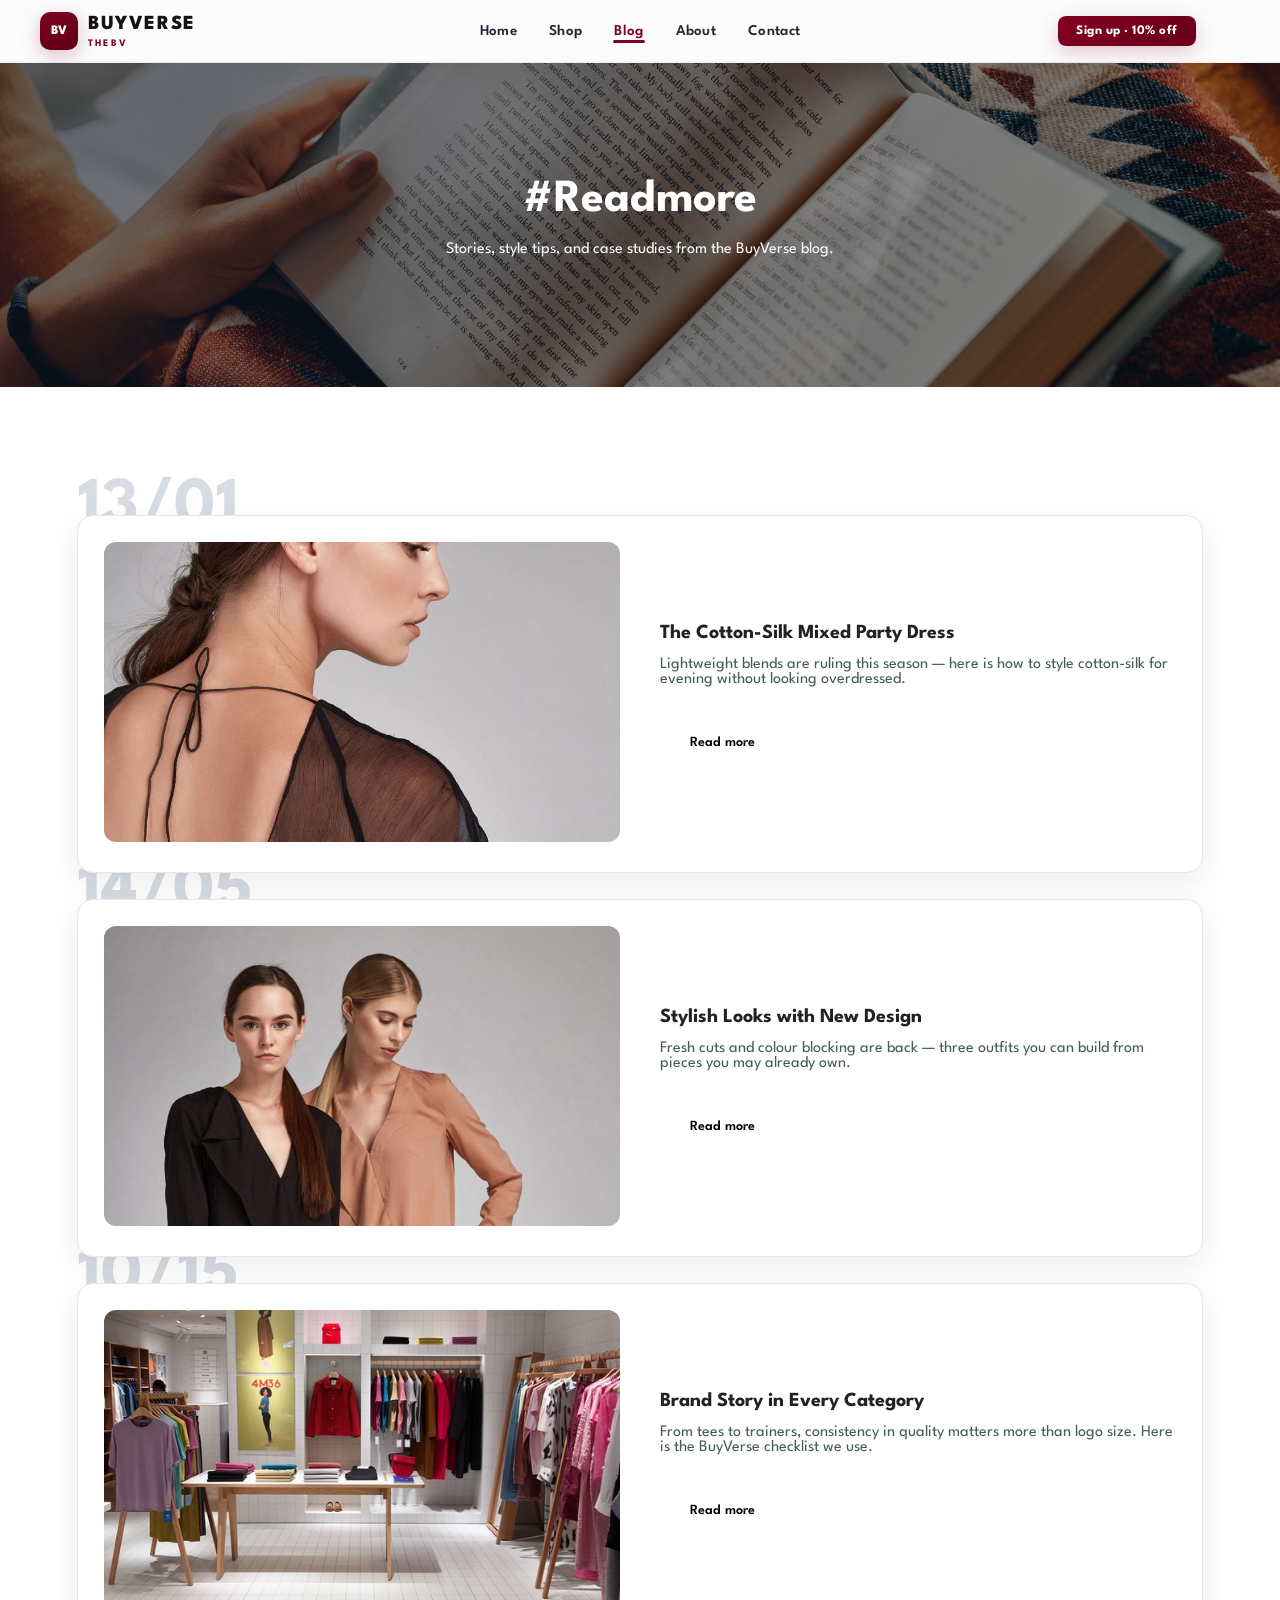
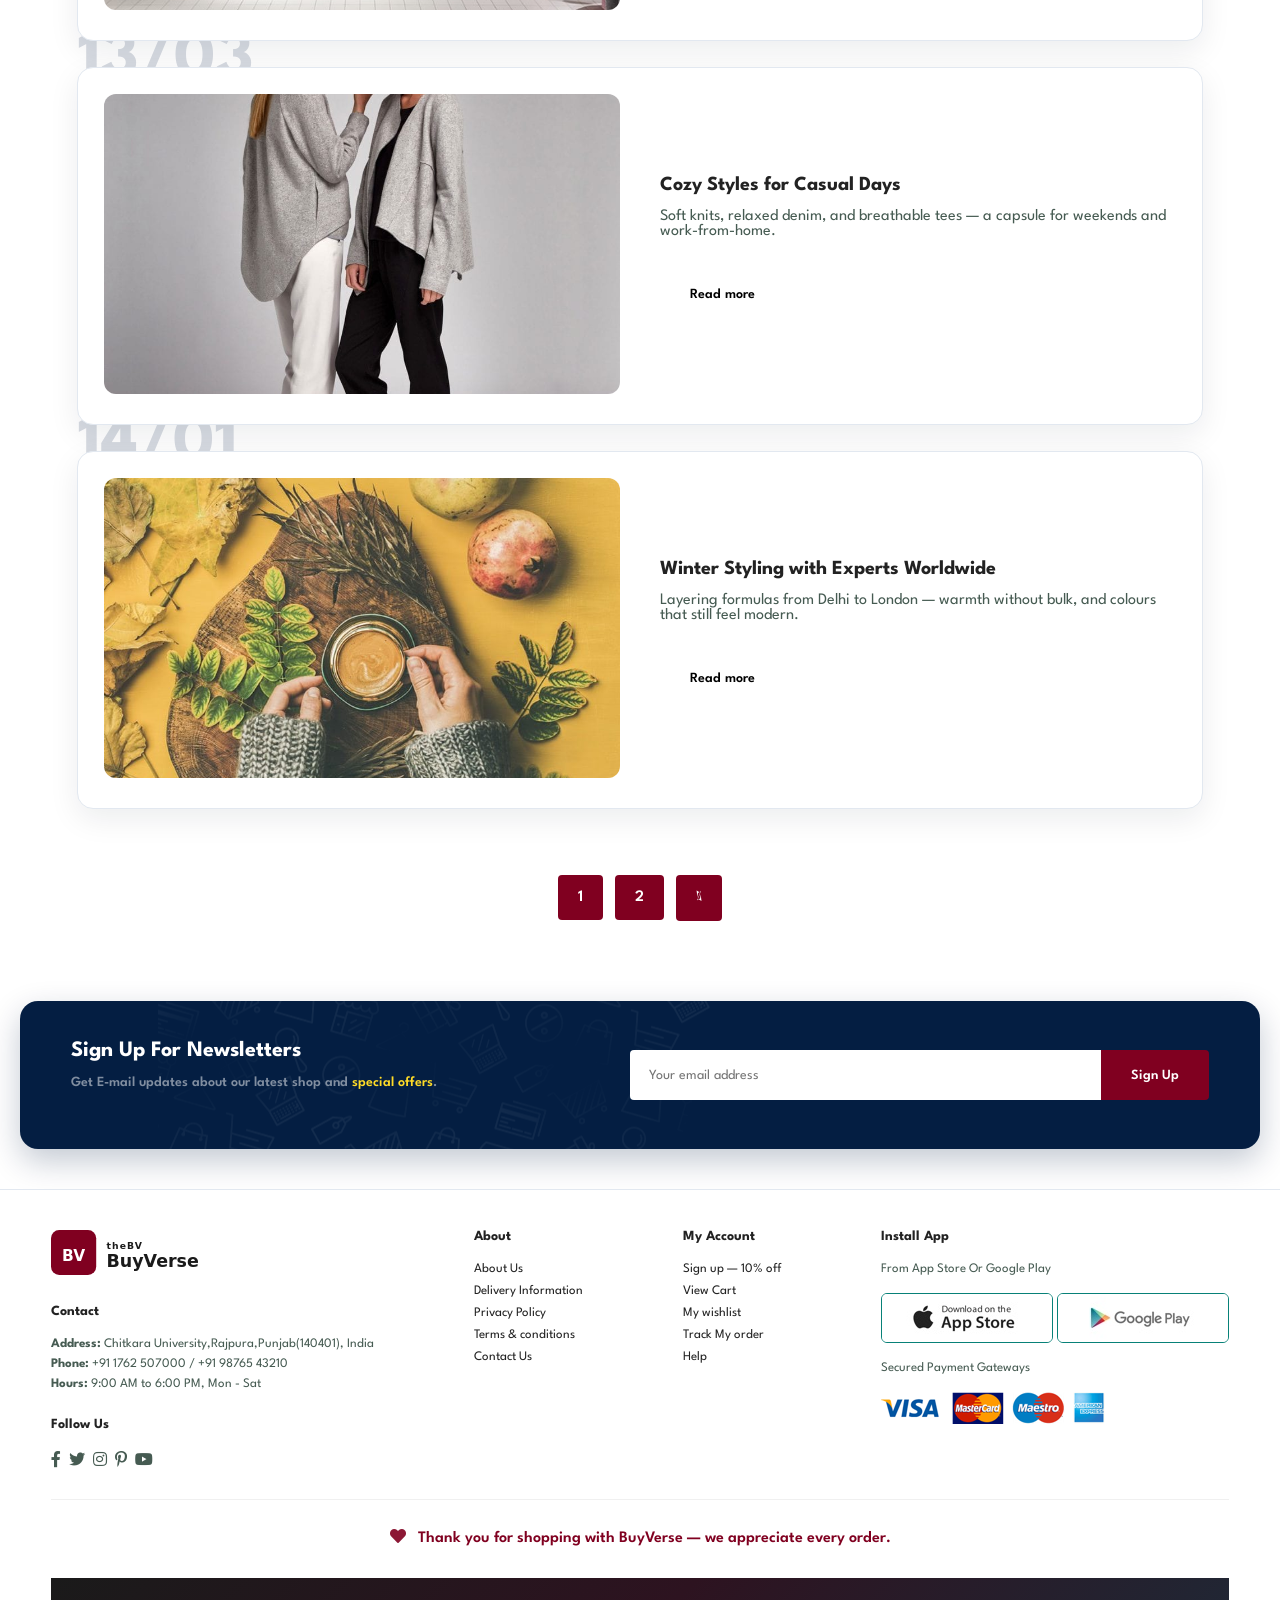
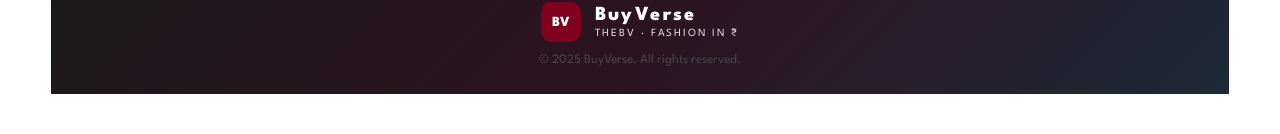
<file: blog.html>
<!DOCTYPE html>
<html lang="en" >

    <head>
        <meta charset="UTF-8" >
        <meta http-equiv="X-UA-Compatible" content="IE=edge" >
        <meta name="viewport" content="width=device-width, initial-scale=1.0" >
        <link rel="stylesheet"  href="style.css" >
        <link rel="stylesheet" href="//pro.fontawesome.com/releases/v5.10.0/css/all.css">
        <title>Blog — BuyVerse</title>
    </head>

    <body>
        <section id="header">
            <div class="header-inner">
                <div class="header-left">
                    <a href="index.html" class="nav-brand" aria-label="BuyVerse Home">
                        <span class="nav-bv" aria-hidden="true">BV</span>
                        <span class="nav-brand-text">
                            <span class="nav-brand-name">BuyVerse</span>
                            <span class="nav-brand-tag">theBV</span>
                        </span>
                    </a>
                    <p class="nav-welcome" id="nav-welcome" hidden>
                        <span class="nav-welcome-muted">Welcome back,</span>
                        <strong class="nav-welcome-name" id="nav-welcome-name"></strong>
                    </p>
                </div>
                <nav class="header-nav-center" aria-label="Primary">
                    <ul id="navbar">
                        <li class="nav-item-close"><a href="#" id="close" aria-label="Close menu"><i class="far fa-times"></i></a></li>
                        <li><a href="index.html">Home</a></li>
                        <li><a href="shop.html">Shop</a></li>
                        <li><a class="active" href="blog.html">Blog</a></li>
                        <li><a href="about.html">About</a></li>
                        <li><a href="contact.html">Contact</a></li>
                        <li class="nav-item-mobile-only"><a href="signup.html">Sign up · 10% off</a></li>
                    </ul>
                </nav>
                <div class="header-right">
                    <a href="signup.html" class="header-signup-desktop">Sign up · 10% off</a>
                    <div id="lg-bag"><a href="cart.html" aria-label="Shopping bag"><i class="far fa-shopping-bag"></i><span class="cart-count"></span></a></div>
                    <div id="mobile">
                        <a href="cart.html" aria-label="Cart"><i class="far fa-shopping-bag"></i><span class="cart-count"></span></a>
                        <i id="bar" class="fas fa-outdent" aria-hidden="true"></i>
                    </div>
                </div>
            </div>
        </section>

        <section id="page-header" class="blog-header">
           
            <h2>#Readmore</h2>
            <p>Stories, style tips, and case studies from the BuyVerse blog.</p>
           
        </section>

        <section id="blog">
            <div class="blog-box">
                <div class="blog-img">
                    <img src="blog/b1.jpg" alt="">
                </div>
                <div class="blog-details">
                    <h4>The Cotton-Silk Mixed Party Dress</h4>
                    <p>Lightweight blends are ruling this season — here is how to style cotton-silk for evening without looking overdressed.</p>
                    <div class="blog-expand">
                        <p>We tested twelve drapes under warm lighting and found that matte finishes photograph best for events. Pair with minimal jewellery and a single statement shoe.</p>
                        <ul class="blog-expand-list">
                            <li>Care: dry clean only; steam on low.</li>
                            <li>Fit tip: size up if you prefer a relaxed silhouette.</li>
                            <li>BuyVerse pick: neutral tones for maximum rewears.</li>
                        </ul>
                    </div>
                    <button type="button" class="blog-toggle normal" aria-expanded="false">Read more</button>
                </div>
                <h1>13/01</h1>
            </div>
            <div class="blog-box">
                <div class="blog-img">
                    <img src="blog/b2.jpg" alt="">
                </div>
                <div class="blog-details">
                    <h4>Stylish Looks with New Design</h4>
                    <p>Fresh cuts and colour blocking are back — three outfits you can build from pieces you may already own.</p>
                    <div class="blog-expand">
                        <p>Start with a crisp shirt, add contrast trousers, and anchor with white sneakers. Layer with a structured jacket when temperatures drop.</p>
                        <p>Our design team notes that vertical lines elongate the frame; try pinstripes or seam detail on shirts for an easy win.</p>
                    </div>
                    <button type="button" class="blog-toggle normal" aria-expanded="false">Read more</button>
                </div>
                <h1>14/05</h1>
            </div>
            <div class="blog-box">
                <div class="blog-img">
                    <img src="blog/b3.jpg" alt="">
                </div>
                <div class="blog-details">
                    <h4>Brand Story in Every Category</h4>
                    <p>From tees to trainers, consistency in quality matters more than logo size. Here is the BuyVerse checklist we use.</p>
                    <div class="blog-expand">
                        <p>We look at stitch density, fabric weight, and how a garment behaves after five washes. Brands that pass get a “theBV verified” note in our shop filters (coming soon).</p>
                        <p>Returns data also feeds our rankings — fewer returns usually means better true-to-size grading.</p>
                    </div>
                    <button type="button" class="blog-toggle normal" aria-expanded="false">Read more</button>
                </div>
                <h1>10/15</h1>
            </div>
            <div class="blog-box">
                <div class="blog-img">
                    <img src="blog/b4.jpg" alt="">
                </div>
                <div class="blog-details">
                    <h4>Cozy Styles for Casual Days</h4>
                    <p>Soft knits, relaxed denim, and breathable tees — a capsule for weekends and work-from-home.</p>
                    <div class="blog-expand">
                        <p>Rotate three neutral tees, two pairs of jeans, and one overshirt. Add loafers or clean sneakers depending on your plans.</p>
                        <p>Fabric tip: cotton-modal blends resist pilling longer than pure cotton at the same price point.</p>
                    </div>
                    <button type="button" class="blog-toggle normal" aria-expanded="false">Read more</button>
                </div>
                <h1>13/03</h1>
            </div>
            <div class="blog-box">
                <div class="blog-img">
                    <img src="blog/b6.jpg" alt="">
                </div>
                <div class="blog-details">
                    <h4>Winter Styling with Experts Worldwide</h4>
                    <p>Layering formulas from Delhi to London — warmth without bulk, and colours that still feel modern.</p>
                    <div class="blog-expand">
                        <p>Thin merino base + fleece mid + windproof shell beats one heavy coat for variable days. Scarves in wool-silk mix reduce itch around the neck.</p>
                        <p>Footwear: treat leather before the first wear; use cedar shoe trees to hold shape between seasons.</p>
                    </div>
                    <button type="button" class="blog-toggle normal" aria-expanded="false">Read more</button>
                </div>
                <h1>14/01</h1>
            </div>
        </section>

        <section id="pagination" class="section-p1">
            <a href="#">1</a>
            <a href="#">2</a>
            <a href="#"><i class="fal fa-long-arrow-alt-right"></i></a>
        </section>

        <section id="newsletter" class="section-p1 section-m1">
          <div class="newstext">
             <h4>Sign Up For Newsletters</h4>
             <p>Get E-mail updates about our latest shop and <span>special offers</span>.</p>
          </div>

          <div class="form">
            <input type="text" placeholder="Your email address">
            <button class="normal">Sign Up</button>
          </div>
        </section>

        <footer class="section-p1">
            <div class="col">
               <img class="logo" src="logo.svg" alt="logo">
               <h4>Contact</h4>
               <p> <strong>Address:</strong> Chitkara University,Rajpura,Punjab(140401), India</p>
               <p> <strong>Phone:</strong> +91 1762 507000 / +91 98765 43210</p>
               <p> <strong>Hours:</strong> 9:00 AM to 6:00 PM, Mon - Sat</p>
               <div class="follow">
                <h4>Follow Us</h4>
                 <div class="icon">
                    <i class="fab fa-facebook-f"></i>
                    <i class="fab fa-twitter"></i>
                    <i class="fab fa-instagram"></i>
                    <i class="fab fa-pinterest-p"></i>
                    <i class="fab fa-youtube"></i>
                 </div>
               </div>
            </div>

            <div class="col">
                <h4>About</h4>
                <a href="about.html">About Us</a>
                <a href="#">Delivery Information</a>
                <a href="#">Privacy Policy</a>
                <a href="#">Terms & conditions</a>
                <a href="contact.html">Contact Us</a>
            </div>

            <div class="col">
                <h4>My Account</h4>
                <a href="signup.html">Sign up — 10% off</a>
                <a href="cart.html">View Cart</a>
                <a href="#">My wishlist</a>
                <a href="#">Track My order</a>
                <a href="#">Help</a>
            </div>

            <div class="col install">
               <h4>Install App</h4>
               <p>From App Store Or Google Play</p>
               <div class="row">
                <img src="pay/app.jpg" alt="">
                <img src="pay/play.jpg" alt="">
               </div>
               <p>Secured Payment Gateways</p>
               <img src="pay/pay.png" alt="">
            </div>

            <div class="footer-thanks">
                <p><i class="fas fa-heart" aria-hidden="true"></i> Thank you for shopping with BuyVerse — we appreciate every order.</p>
            </div>
            <div class="footer-brand-bar">
                <div class="footer-brand-bar-inner">
                    <span class="footer-bv-mark" aria-hidden="true">BV</span>
                    <div class="footer-brand-text">
                        <strong class="footer-brand-title">BuyVerse</strong>
                        <span class="footer-brand-sub">theBV · Fashion in ₹</span>
                    </div>
                </div>
                <p class="footer-copy-line">© 2025 BuyVerse. All rights reserved.</p>
            </div>
        </footer>

        <script src="index.js"></script>
        <script src="cart.js"></script>
        <script src="blog.js"></script>
    </body>
</html>
</file>
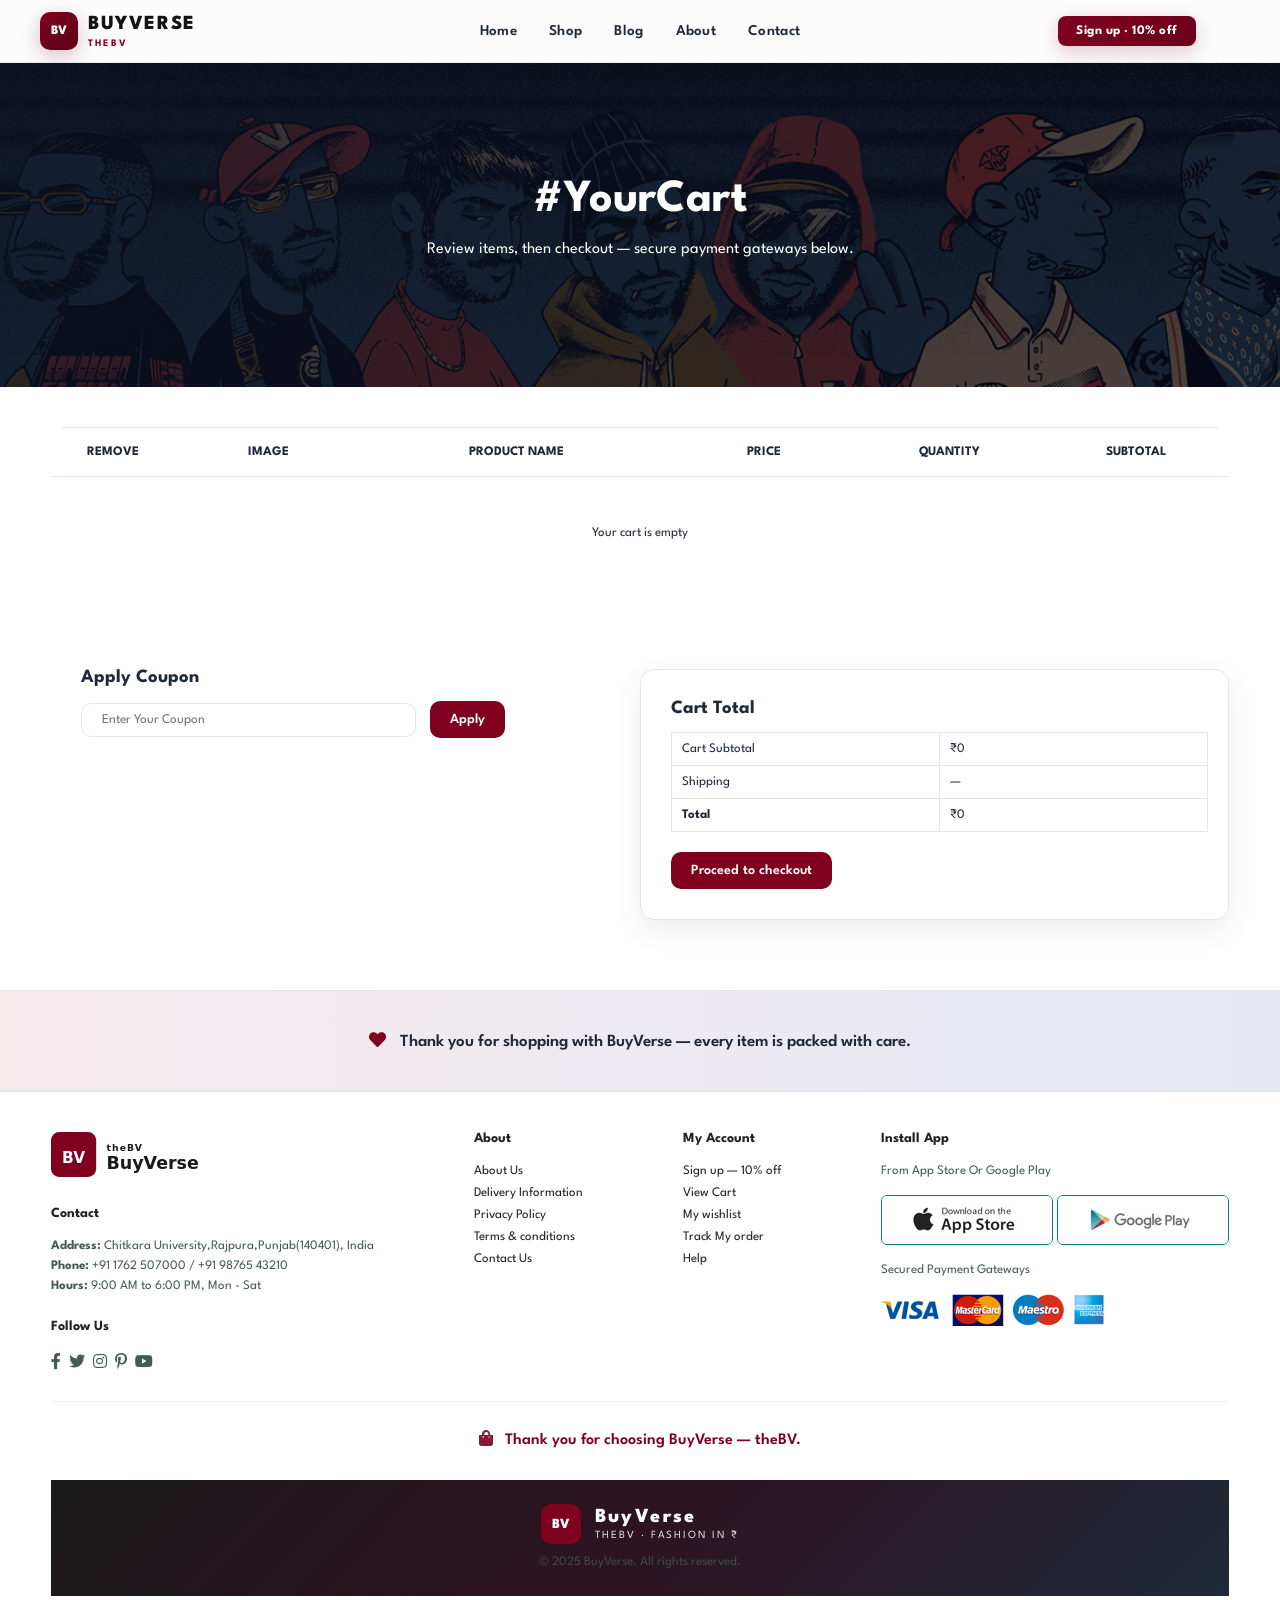
<file: cart.html>
<!DOCTYPE html>
<html lang="en" >

    <head>
        <meta charset="UTF-8" >
        <meta http-equiv="X-UA-Compatible" content="IE=edge" >
        <meta name="viewport" content="width=device-width, initial-scale=1.0" >
        <link rel="stylesheet"  href="style.css" >
        <link rel="stylesheet" href="//pro.fontawesome.com/releases/v5.10.0/css/all.css">
        <title>Cart — BuyVerse</title>
    </head>

    <body>
        <section id="header">
            <div class="header-inner">
                <div class="header-left">
                    <a href="index.html" class="nav-brand" aria-label="BuyVerse Home">
                        <span class="nav-bv" aria-hidden="true">BV</span>
                        <span class="nav-brand-text">
                            <span class="nav-brand-name">BuyVerse</span>
                            <span class="nav-brand-tag">theBV</span>
                        </span>
                    </a>
                    <p class="nav-welcome" id="nav-welcome" hidden>
                        <span class="nav-welcome-muted">Welcome back,</span>
                        <strong class="nav-welcome-name" id="nav-welcome-name"></strong>
                    </p>
                </div>
                <nav class="header-nav-center" aria-label="Primary">
                    <ul id="navbar">
                        <li class="nav-item-close"><a href="#" id="close" aria-label="Close menu"><i class="far fa-times"></i></a></li>
                        <li><a href="index.html">Home</a></li>
                        <li><a href="shop.html">Shop</a></li>
                        <li><a href="blog.html">Blog</a></li>
                        <li><a href="about.html">About</a></li>
                        <li><a href="contact.html">Contact</a></li>
                        <li class="nav-item-mobile-only"><a href="signup.html">Sign up · 10% off</a></li>
                    </ul>
                </nav>
                <div class="header-right">
                    <a href="signup.html" class="header-signup-desktop">Sign up · 10% off</a>
                    <div id="lg-bag"><a class="active" href="cart.html" aria-label="Shopping bag"><i class="far fa-shopping-bag"></i><span class="cart-count"></span></a></div>
                    <div id="mobile">
                        <a class="active" href="cart.html" aria-label="Cart"><i class="far fa-shopping-bag"></i><span class="cart-count"></span></a>
                        <i id="bar" class="fas fa-outdent" aria-hidden="true"></i>
                    </div>
                </div>
            </div>
        </section>

        <section id="page-header" class="cart-header">
            <h2>#YourCart</h2>
            <p>Review items, then checkout — secure payment gateways below.</p>
        </section>

        <section id="cart" class="section-p1">
            <table width="100%">
                <thead>
                    <tr>
                        <td>Remove</td>
                        <td>Image</td>
                        <td>Product Name</td>
                        <td>Price</td>
                        <td>Quantity</td>
                        <td>Subtotal</td>
                    </tr>
                </thead>
                <tbody></tbody>
            </table>
        </section>

        <section id="cart-add" class="section-p1">
            <div id="coupon">
                <h3>Apply Coupon</h3>
                <div>
                    <input type="text" placeholder="Enter Your Coupon">
                    <button class="normal">Apply</button>
                </div>
            </div>

            <div id="subtotal">
                <h3>Cart Total</h3>
                <table>
                    <tr>
                        <td>Cart Subtotal</td>
                        <td>₹0</td>
                    </tr>
                    <tr>
                        <td>Shipping</td>
                        <td>—</td>
                    </tr>
                    <tr>
                        <td><strong>Total</strong></td>
                        <td><strong>₹0</strong></td>
                    </tr>
                </table>
                <button type="button" class="normal" id="btn-checkout">Proceed to checkout</button>
            </div>
        </section>

        <section id="checkout-payment" class="checkout-payment section-p1" hidden>
            <div class="checkout-payment-inner">
                <h3>Checkout &amp; payment</h3>
                <p class="checkout-lead">Select how you would like to pay. This is a demo flow — no real charge is made.</p>

                <div class="checkout-shipping">
                    <h4>Delivery details</h4>
                    <div class="checkout-grid">
                        <input type="text" placeholder="Full name" aria-label="Full name">
                        <input type="tel" placeholder="Phone" aria-label="Phone">
                        <input type="text" class="checkout-full" placeholder="Street address" aria-label="Address">
                        <input type="text" placeholder="City" aria-label="City">
                        <input type="text" placeholder="PIN code" aria-label="PIN code">
                    </div>
                </div>

                <div class="checkout-methods">
                    <h4>Payment method</h4>
                    <label class="pay-option"><input type="radio" name="pay-method" value="upi" checked> UPI / QR</label>
                    <label class="pay-option"><input type="radio" name="pay-method" value="card"> Credit / Debit card</label>
                    <label class="pay-option"><input type="radio" name="pay-method" value="netbank"> Net banking</label>
                    <label class="pay-option"><input type="radio" name="pay-method" value="cod"> Cash on delivery</label>
                </div>

                <p class="checkout-gateways-label">Secured payment partners</p>
                <div class="checkout-gateways">
                    <img src="pay/pay.png" alt="Visa, Mastercard, RuPay, PayPal and other payment methods">
                </div>

                <button type="button" class="normal" id="btn-complete-order">Complete order &amp; pay</button>
            </div>
        </section>

        <section class="cart-thank-strip section-p1" aria-label="Thank you">
            <p><i class="fas fa-heart" aria-hidden="true"></i> Thank you for shopping with BuyVerse — every item is packed with care.</p>
        </section>

        <footer class="section-p1">
            <div class="col">
               <img class="logo" src="logo.svg" alt="logo">
               <h4>Contact</h4>
              <p> <strong>Address:</strong> Chitkara University,Rajpura,Punjab(140401), India</p>
               <p> <strong>Phone:</strong> +91 1762 507000 / +91 98765 43210</p>
               <p> <strong>Hours:</strong> 9:00 AM to 6:00 PM, Mon - Sat</p>
               <div class="follow">
                <h4>Follow Us</h4>
                 <div class="icon">
                    <i class="fab fa-facebook-f"></i>
                    <i class="fab fa-twitter"></i>
                    <i class="fab fa-instagram"></i>
                    <i class="fab fa-pinterest-p"></i>
                    <i class="fab fa-youtube"></i>
                 </div>
               </div>
            </div>

            <div class="col">
                <h4>About</h4>
                <a href="#">About Us</a>
                <a href="#">Delivery Information</a>
                <a href="#">Privacy Policy</a>
                <a href="#">Terms & conditions</a>
                <a href="#">Contact Us</a>
            </div>

            <div class="col">
                <h4>My Account</h4>
                <a href="signup.html">Sign up — 10% off</a>
                <a href="cart.html">View Cart</a>
                <a href="#">My wishlist</a>
                <a href="#">Track My order</a>
                <a href="#">Help</a>
            </div>

            <div class="col install">
               <h4>Install App</h4>
               <p>From App Store Or Google Play</p>
               <div class="row">
                <img src="pay/app.jpg" alt="">
                <img src="pay/play.jpg" alt="">
               </div>
               <p>Secured Payment Gateways</p>
               <img src="pay/pay.png" alt="">
            </div>

            <div class="footer-thanks">
                <p><i class="fas fa-shopping-bag" aria-hidden="true"></i> Thank you for choosing BuyVerse — theBV.</p>
            </div>
            <div class="footer-brand-bar">
                <div class="footer-brand-bar-inner">
                    <span class="footer-bv-mark" aria-hidden="true">BV</span>
                    <div class="footer-brand-text">
                        <strong class="footer-brand-title">BuyVerse</strong>
                        <span class="footer-brand-sub">theBV · Fashion in ₹</span>
                    </div>
                </div>
                <p class="footer-copy-line">© 2025 BuyVerse. All rights reserved.</p>
            </div>
        </footer>

        <script src="index.js"></script>
        <script src="cart.js"></script>
    </body>
</html>
</file>
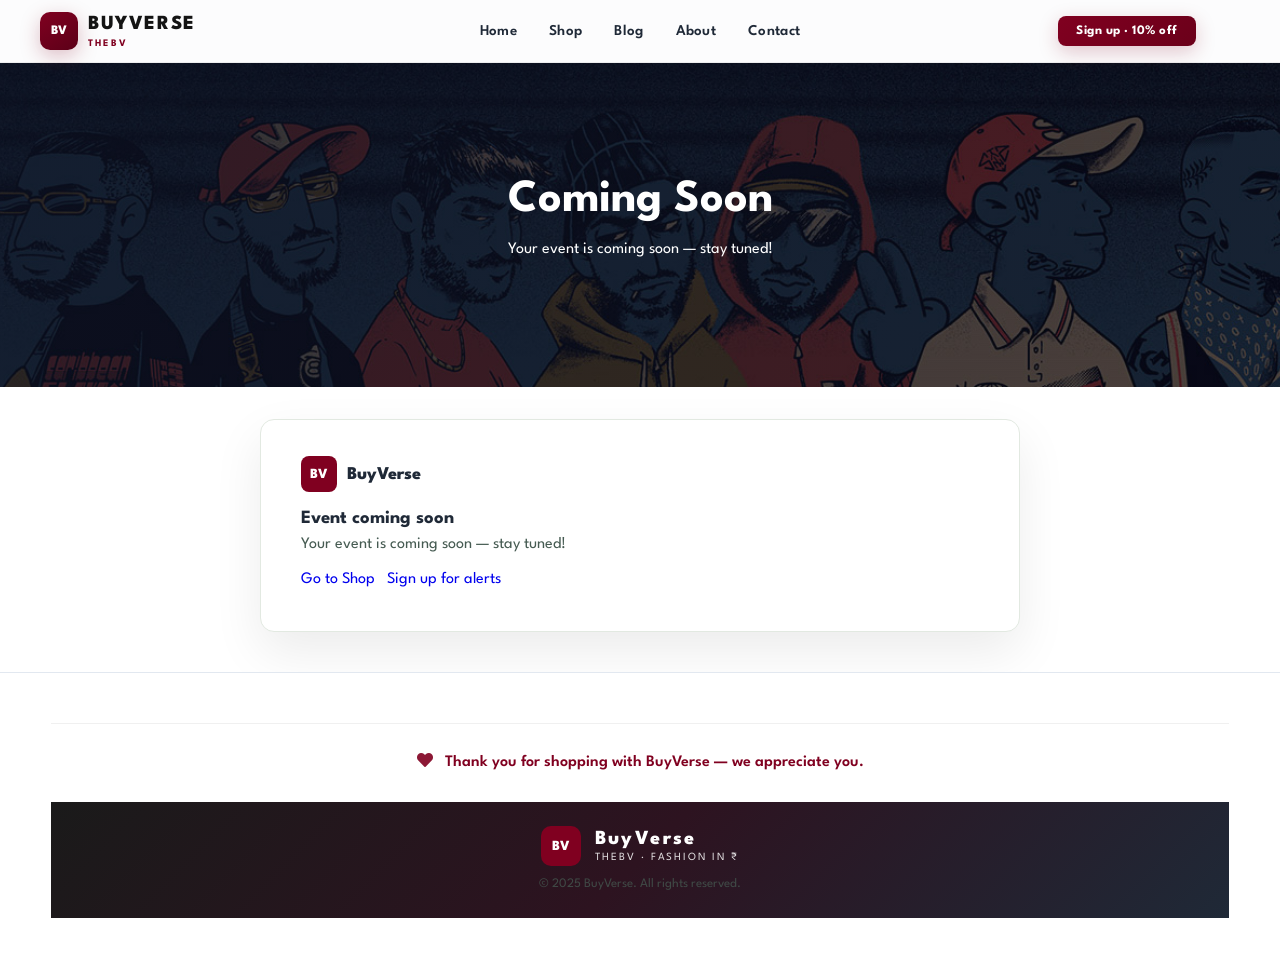
<file: coming-soon.html>
<!DOCTYPE html>
<html lang="en">
  <head>
    <meta charset="UTF-8" />
    <meta http-equiv="X-UA-Compatible" content="IE=edge" />
    <meta name="viewport" content="width=device-width, initial-scale=1.0" />
    <link rel="stylesheet" href="style.css" />
    <link rel="stylesheet" href="//pro.fontawesome.com/releases/v5.10.0/css/all.css" />
    <title>Coming soon — BuyVerse</title>
  </head>
  <body>
    <section id="header">
      <div class="header-inner">
        <div class="header-left">
          <a href="index.html" class="nav-brand" aria-label="BuyVerse Home">
            <span class="nav-bv" aria-hidden="true">BV</span>
            <span class="nav-brand-text">
              <span class="nav-brand-name">BuyVerse</span>
              <span class="nav-brand-tag">theBV</span>
            </span>
          </a>
        </div>

        <nav class="header-nav-center" aria-label="Primary">
          <ul id="navbar">
            <li class="nav-item-close">
              <a href="#" id="close" aria-label="Close menu"><i class="far fa-times"></i></a>
            </li>
            <li><a href="index.html">Home</a></li>
            <li><a href="shop.html">Shop</a></li>
            <li><a href="blog.html">Blog</a></li>
            <li><a href="about.html">About</a></li>
            <li><a href="contact.html">Contact</a></li>
            <li class="nav-item-mobile-only"><a href="signup.html">Sign up · 10% off</a></li>
          </ul>
        </nav>

        <div class="header-right">
          <a href="signup.html" class="header-signup-desktop">Sign up · 10% off</a>
          <div id="lg-bag">
            <a href="cart.html" aria-label="Shopping bag"><i class="far fa-shopping-bag"></i><span class="cart-count"></span></a>
          </div>
          <div id="mobile">
            <a href="cart.html" aria-label="Cart"><i class="far fa-shopping-bag"></i><span class="cart-count"></span></a>
            <i id="bar" class="fas fa-outdent" aria-hidden="true"></i>
          </div>
        </div>
      </div>
    </section>

    <section id="page-header">
      <h2 id="coming-title">Coming Soon</h2>
      <p id="coming-desc">Your event is getting ready. Check back soon.</p>
    </section>

    <section class="section-p1" style="padding-top: 32px;">
      <div class="signup-card" style="max-width: 760px; margin: 0 auto;">
        <div class="signup-badge"><span class="signup-bv">BV</span> BuyVerse</div>
        <h3 style="margin-top: 18px;">Event coming soon</h3>
        <p style="margin-top: 10px;" id="coming-body">We will announce the full details shortly.</p>
        <div style="display: flex; gap: 12px; flex-wrap: wrap; margin-top: 18px;">
          <a href="shop.html" class="normal" style="text-decoration: none; display: inline-block;">Go to Shop</a>
          <a href="signup.html" class="white" style="text-decoration: none; display: inline-block;">Sign up for alerts</a>
        </div>
      </div>
    </section>

    <footer class="section-p1">
      <div class="footer-thanks">
        <p><i class="fas fa-heart" aria-hidden="true"></i> Thank you for shopping with BuyVerse — we appreciate you.</p>
      </div>
      <div class="footer-brand-bar">
        <div class="footer-brand-bar-inner">
          <span class="footer-bv-mark" aria-hidden="true">BV</span>
          <div class="footer-brand-text">
            <strong class="footer-brand-title">BuyVerse</strong>
            <span class="footer-brand-sub">theBV · Fashion in ₹</span>
          </div>
        </div>
        <p class="footer-copy-line">© 2025 BuyVerse. All rights reserved.</p>
      </div>
    </footer>

    <script>
      (function () {
        const params = new URLSearchParams(window.location.search);
        const event = (params.get("event") || "event").toLowerCase();

        const titleMap = {
          buy2get1: "Buy 2 Get 1 Free",
          newcollection: "New Collection",
          "new-collection": "New Collection",
        };

        const title = titleMap[event] || "Coming Soon";
        const desc =
          event === "buy2get1"
            ? "Buy 2 items, get 1 free — details coming soon."
            : event === "newcollection"
              ? "Fresh drops are on the way — new collection coming soon."
              : "Your event is coming soon — stay tuned!";

        document.getElementById("coming-title").textContent = title;
        document.getElementById("coming-desc").textContent = desc;
        document.getElementById("coming-body").textContent = desc;
      })();
    </script>

    <script src="index.js"></script>
    <script src="cart.js"></script>
  </body>
</html>
</file>
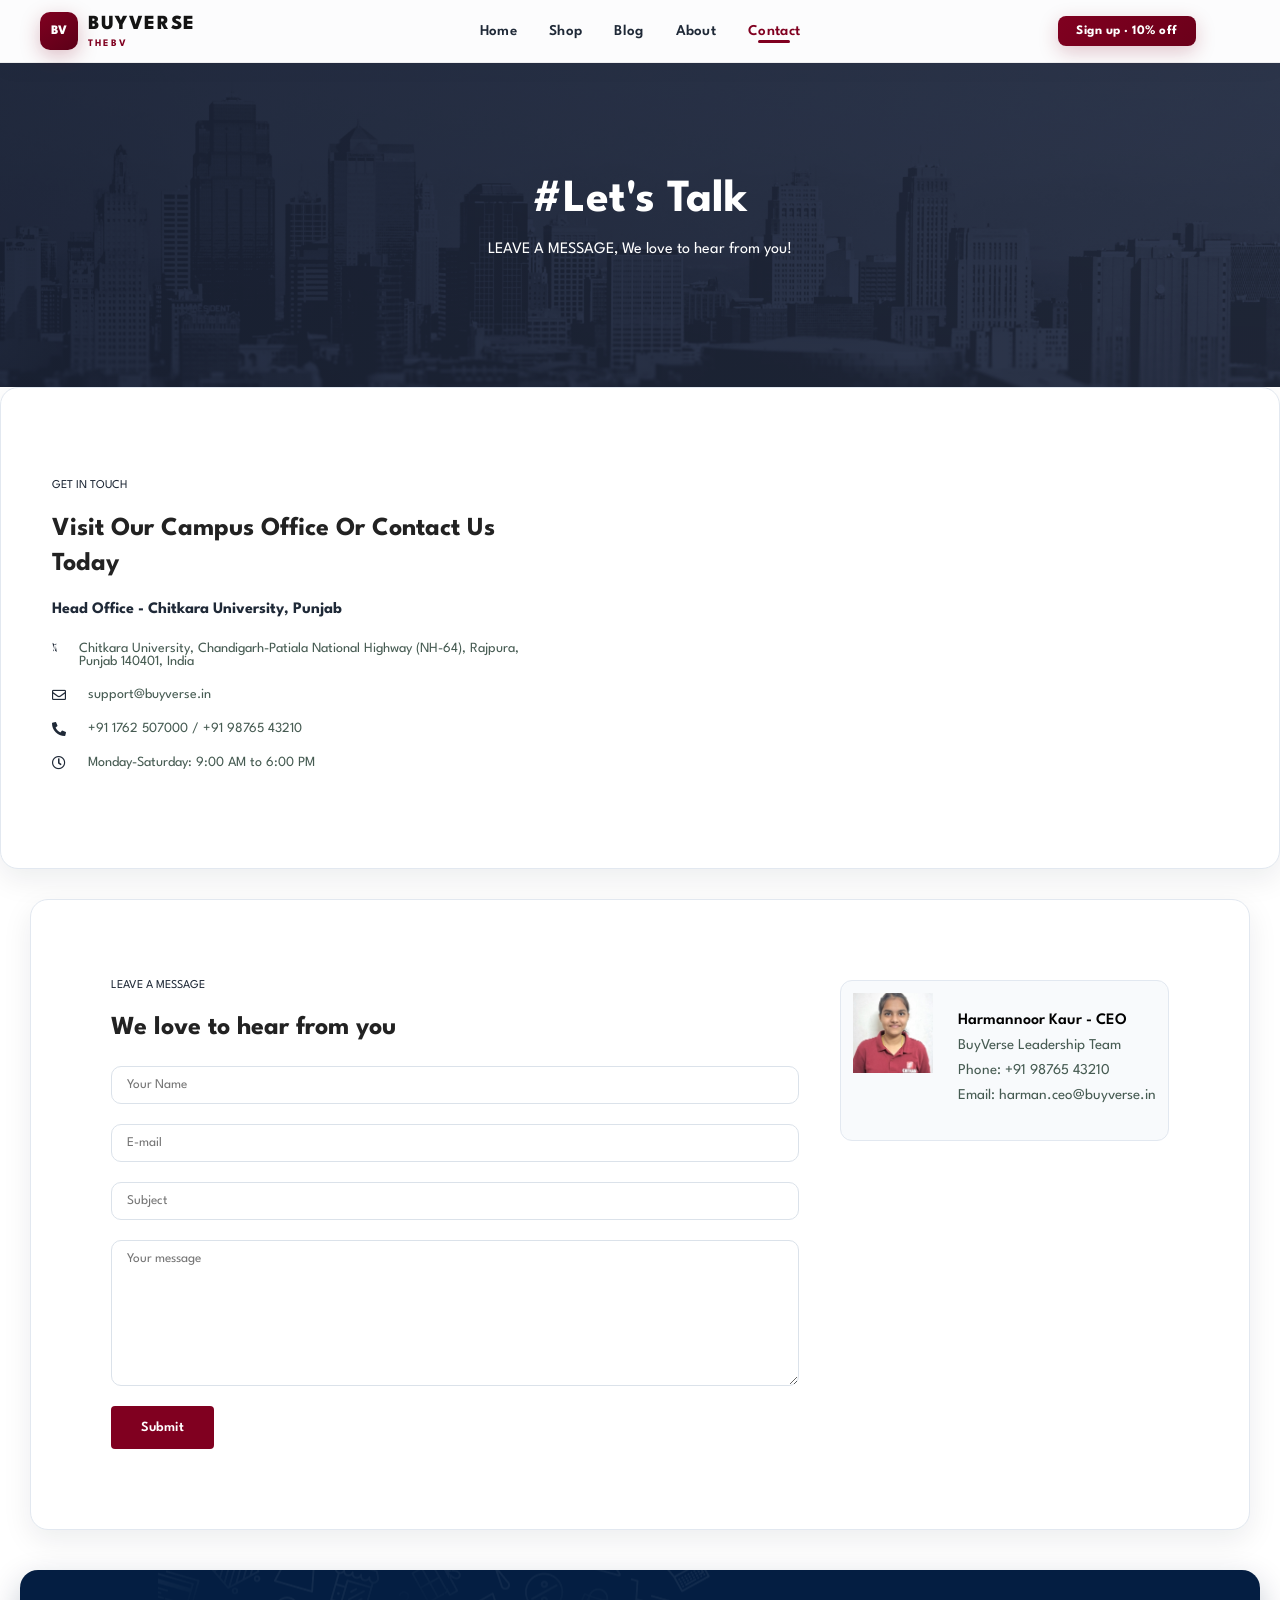
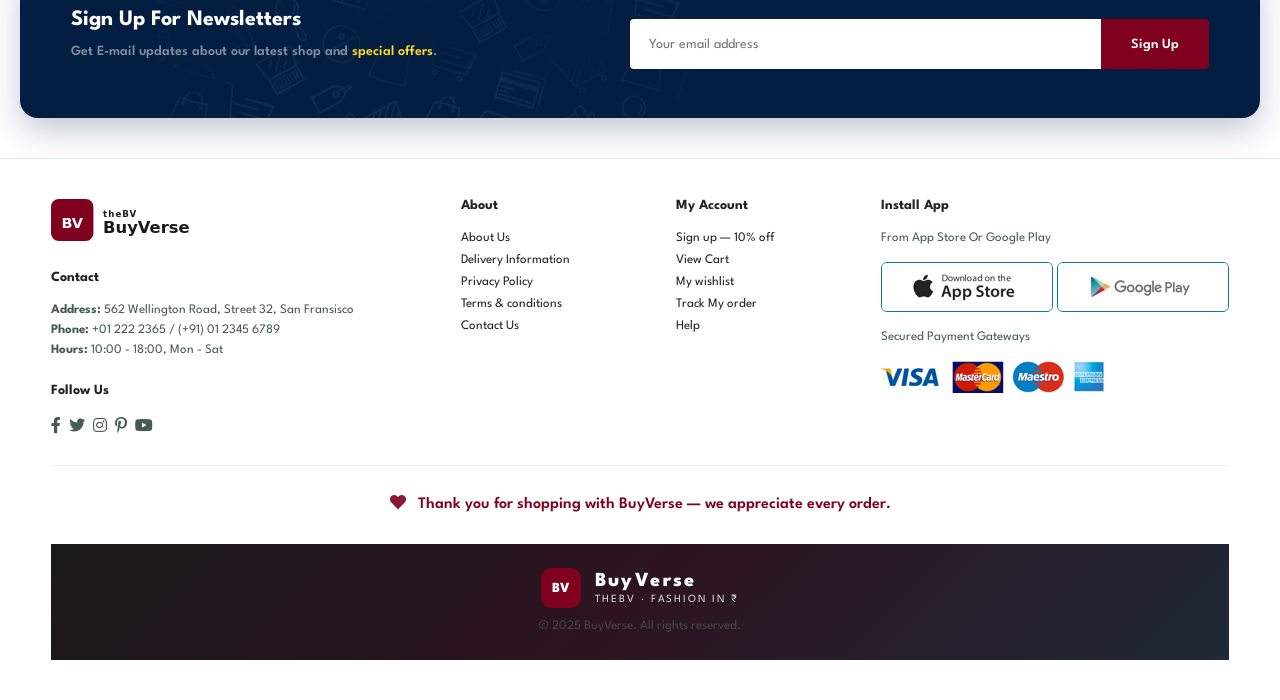
<file: contact.html>
<!DOCTYPE html>
<html lang="en" >

    <head>
        <meta charset="UTF-8" >
        <meta http-equiv="X-UA-Compatible" content="IE=edge" >
        <meta name="viewport" content="width=device-width, initial-scale=1.0" >
        <link rel="stylesheet"  href="style.css" >
        <link rel="stylesheet" href="//pro.fontawesome.com/releases/v5.10.0/css/all.css">
        <title>Contact — BuyVerse</title>
    </head>

    <body>
        <section id="header">
            <div class="header-inner">
                <div class="header-left">
                    <a href="index.html" class="nav-brand" aria-label="BuyVerse Home">
                        <span class="nav-bv" aria-hidden="true">BV</span>
                        <span class="nav-brand-text">
                            <span class="nav-brand-name">BuyVerse</span>
                            <span class="nav-brand-tag">theBV</span>
                        </span>
                    </a>
                    <p class="nav-welcome" id="nav-welcome" hidden>
                        <span class="nav-welcome-muted">Welcome back,</span>
                        <strong class="nav-welcome-name" id="nav-welcome-name"></strong>
                    </p>
                </div>
                <nav class="header-nav-center" aria-label="Primary">
                    <ul id="navbar">
                        <li class="nav-item-close"><a href="#" id="close" aria-label="Close menu"><i class="far fa-times"></i></a></li>
                        <li><a href="index.html">Home</a></li>
                        <li><a href="shop.html">Shop</a></li>
                        <li><a href="blog.html">Blog</a></li>
                        <li><a href="about.html">About</a></li>
                        <li><a class="active" href="contact.html">Contact</a></li>
                        <li class="nav-item-mobile-only"><a href="signup.html">Sign up · 10% off</a></li>
                    </ul>
                </nav>
                <div class="header-right">
                    <a href="signup.html" class="header-signup-desktop">Sign up · 10% off</a>
                    <div id="lg-bag"><a href="cart.html" aria-label="Shopping bag"><i class="far fa-shopping-bag"></i><span class="cart-count"></span></a></div>
                    <div id="mobile">
                        <a href="cart.html" aria-label="Cart"><i class="far fa-shopping-bag"></i><span class="cart-count"></span></a>
                        <i id="bar" class="fas fa-outdent" aria-hidden="true"></i>
                    </div>
                </div>
            </div>
        </section>

        <section id="page-header" class="about-header">
           
            <h2>#Let's Talk</h2>
            <p>LEAVE A MESSAGE, We love to hear from you!</p>
           
        </section>

       <section id="contact-details" class="section-p1">
        <div class="details">
            <span>GET IN TOUCH</span>
            <h2>Visit Our Campus Office Or Contact Us Today</h2>
            <h3>Head Office - Chitkara University, Punjab</h3>
            <div>
                <li>
                    <i class="fal fa-map"></i>
                    <p>Chitkara University, Chandigarh-Patiala National Highway (NH-64), Rajpura, Punjab 140401, India</p>
                </li>
                <li>
                    <i class="far fa-envelope"></i>
                    <p>support@buyverse.in</p>
                </li>
                <li>
                    <i class="fas fa-phone-alt"></i>
                    <p>+91 1762 507000 / +91 98765 43210</p>
                </li>
                <li>
                    <i class="far fa-clock"></i>
                    <p>Monday-Saturday: 9:00 AM to 6:00 PM</p>
                </li>
            </div>
        </div>

        <div class="map">
            <iframe src="https://www.google.com/maps?q=Chitkara%20University%20Punjab&output=embed" width="600" height="450" style="border:0;" allowfullscreen="" loading="lazy" referrerpolicy="no-referrer-when-downgrade"></iframe>
        </div>
       </section>

       <section id="form-details">
        <form action="">
            <span>LEAVE A MESSAGE</span>
            <h2>We love to hear from you</h2>
            <input type="text" placeholder="Your Name">
            <input type="text" placeholder="E-mail">
            <input type="text" placeholder="Subject">
            <textarea name="" id="" cols="30" rows="10" placeholder="Your message"></textarea>
            <button  class="normal">Submit</button>
        </form>

        <div class="people">
         
            <div>
                <img src="people/4.png.jpeg" alt="">
                <p><span>Harmannoor Kaur - CEO</span> BuyVerse Leadership Team <br> Phone: +91 98765 43210 <br> Email: harman.ceo@buyverse.in</p>
            </div>
        
    </div>

       </section>

        <section id="newsletter" class="section-p1 section-m1">
            <div class="newstext">
               <h4>Sign Up For Newsletters</h4>
               <p>Get E-mail updates about our latest shop and <span>special offers</span>.</p>
            </div>
  
            <div class="form">
              <input type="text" placeholder="Your email address">
              <button class="normal">Sign Up</button>
            </div>
          </section>  

        <footer class="section-p1">
            <div class="col">
               <img class="logo" src="logo.svg" alt="logo">
               <h4>Contact</h4>
               <p> <strong>Address:</strong> 562 Wellington Road, Street 32, San Fransisco</p>
               <p> <strong>Phone:</strong> +01 222 2365 / (+91) 01 2345 6789</p>
               <p> <strong>Hours:</strong> 10:00 - 18:00, Mon - Sat</p>
               <div class="follow">
                <h4>Follow Us</h4>
                 <div class="icon">
                    <i class="fab fa-facebook-f"></i>
                    <i class="fab fa-twitter"></i>
                    <i class="fab fa-instagram"></i>
                    <i class="fab fa-pinterest-p"></i>
                    <i class="fab fa-youtube"></i>
                 </div>
               </div>
            </div>

            <div class="col">
                <h4>About</h4>
                <a href="about.html">About Us</a>
                <a href="#">Delivery Information</a>
                <a href="#">Privacy Policy</a>
                <a href="#">Terms & conditions</a>
                <a href="contact.html">Contact Us</a>
            </div>

            <div class="col">
                <h4>My Account</h4>
                <a href="signup.html">Sign up — 10% off</a>
                <a href="cart.html">View Cart</a>
                <a href="#">My wishlist</a>
                <a href="#">Track My order</a>
                <a href="#">Help</a>
            </div>

            <div class="col install">
               <h4>Install App</h4>
               <p>From App Store Or Google Play</p>
               <div class="row">
                <img src="pay/app.jpg" alt="">
                <img src="pay/play.jpg" alt="">
               </div>
               <p>Secured Payment Gateways</p>
               <img src="pay/pay.png" alt="">
            </div>

            <div class="footer-thanks">
                <p><i class="fas fa-heart" aria-hidden="true"></i> Thank you for shopping with BuyVerse — we appreciate every order.</p>
            </div>
            <div class="footer-brand-bar">
                <div class="footer-brand-bar-inner">
                    <span class="footer-bv-mark" aria-hidden="true">BV</span>
                    <div class="footer-brand-text">
                        <strong class="footer-brand-title">BuyVerse</strong>
                        <span class="footer-brand-sub">theBV · Fashion in ₹</span>
                    </div>
                </div>
                <p class="footer-copy-line">© 2025 BuyVerse. All rights reserved.</p>
            </div>
        </footer>

        <script src="index.js"></script>
        <script src="cart.js"></script>
    </body>
</html>
</file>
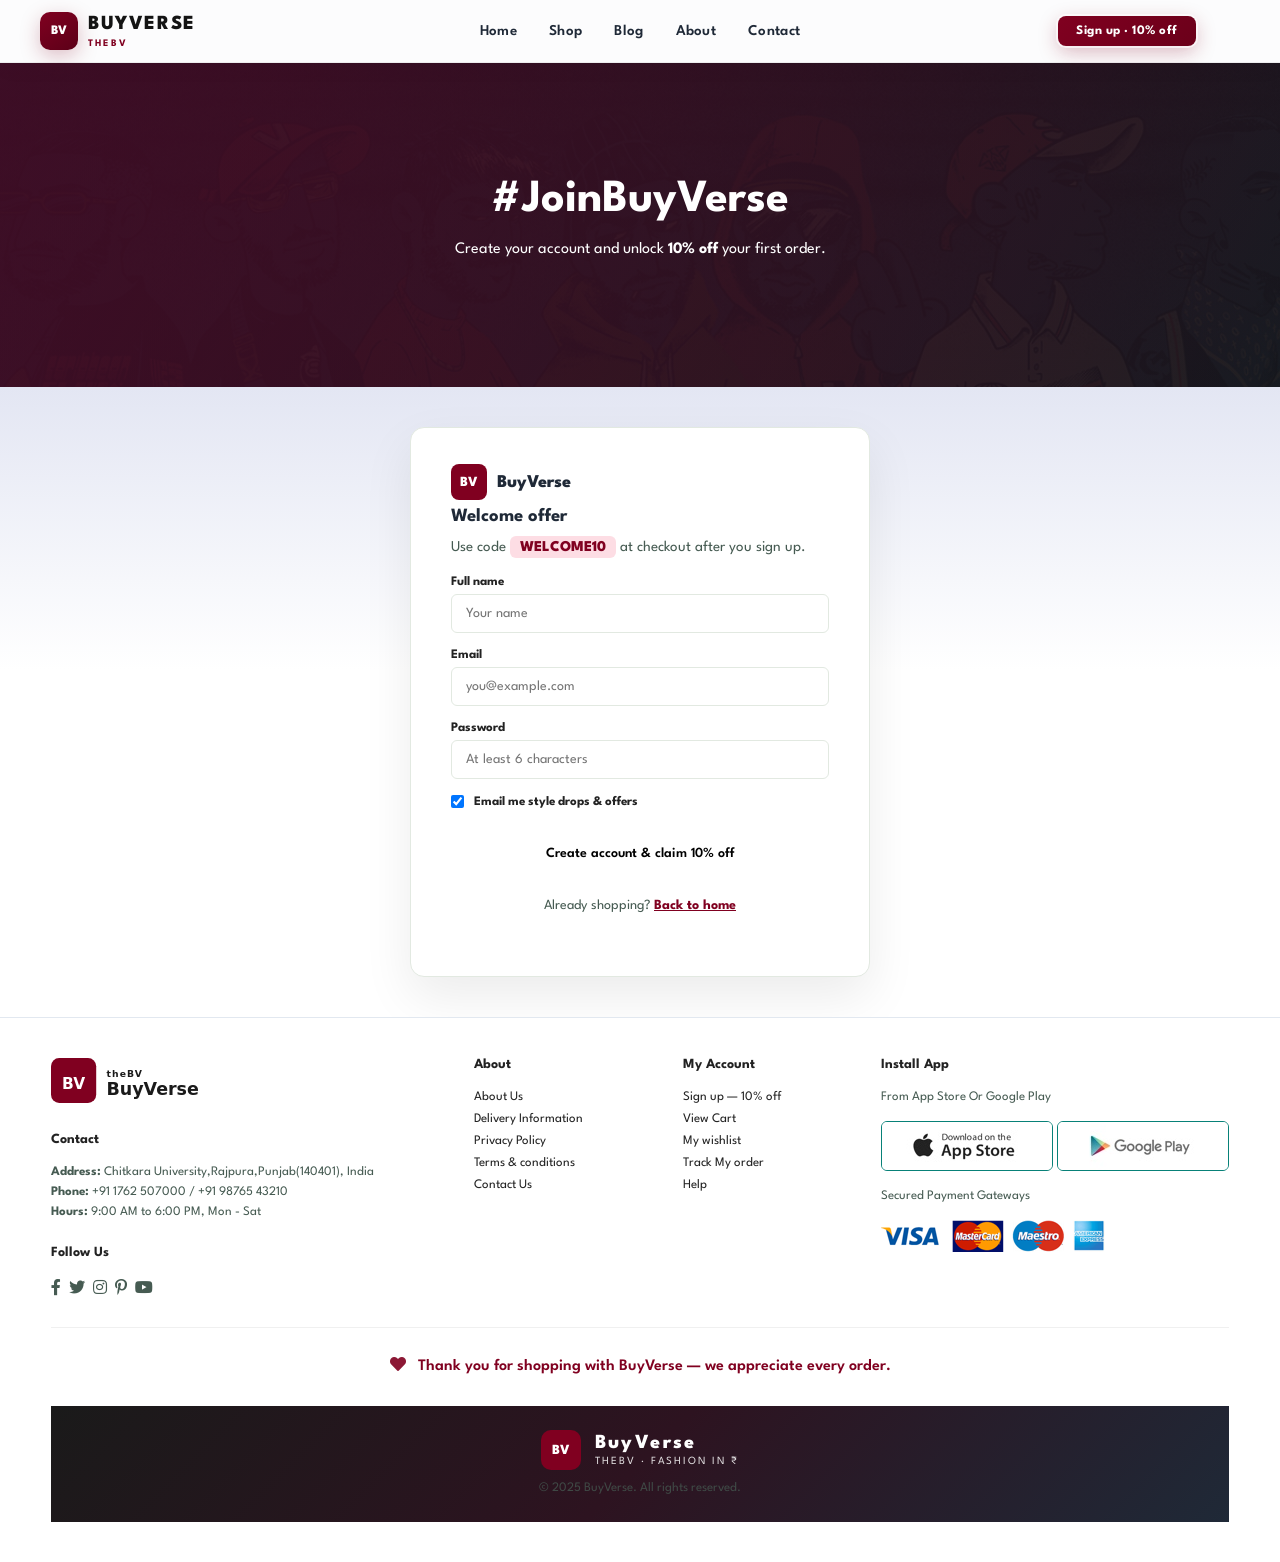
<file: signup.html>
<!DOCTYPE html>
<html lang="en">
<head>
    <meta charset="UTF-8">
    <meta http-equiv="X-UA-Compatible" content="IE=edge">
    <meta name="viewport" content="width=device-width, initial-scale=1.0">
    <link rel="stylesheet" href="style.css">
    <link rel="stylesheet" href="//pro.fontawesome.com/releases/v5.10.0/css/all.css">
    <title>Sign up — 10% off | BuyVerse</title>
</head>
<body>
    <section id="header">
        <div class="header-inner">
            <div class="header-left">
                <a href="index.html" class="nav-brand" aria-label="BuyVerse Home">
                    <span class="nav-bv" aria-hidden="true">BV</span>
                    <span class="nav-brand-text">
                        <span class="nav-brand-name">BuyVerse</span>
                        <span class="nav-brand-tag">theBV</span>
                    </span>
                </a>
                <p class="nav-welcome" id="nav-welcome" hidden>
                    <span class="nav-welcome-muted">Welcome back,</span>
                    <strong class="nav-welcome-name" id="nav-welcome-name"></strong>
                </p>
            </div>
            <nav class="header-nav-center" aria-label="Primary">
                <ul id="navbar">
                    <li class="nav-item-close"><a href="#" id="close" aria-label="Close menu"><i class="far fa-times"></i></a></li>
                    <li><a href="index.html">Home</a></li>
                    <li><a href="shop.html">Shop</a></li>
                    <li><a href="blog.html">Blog</a></li>
                    <li><a href="about.html">About</a></li>
                    <li><a href="contact.html">Contact</a></li>
                    <li class="nav-item-mobile-only"><a class="active" href="signup.html">Sign up · 10% off</a></li>
                </ul>
            </nav>
            <div class="header-right">
                <a href="signup.html" class="header-signup-desktop active">Sign up · 10% off</a>
                <div id="lg-bag"><a href="cart.html" aria-label="Shopping bag"><i class="far fa-shopping-bag"></i><span class="cart-count"></span></a></div>
                <div id="mobile">
                    <a href="cart.html" aria-label="Cart"><i class="far fa-shopping-bag"></i><span class="cart-count"></span></a>
                    <i id="bar" class="fas fa-outdent" aria-hidden="true"></i>
                </div>
            </div>
        </div>
    </section>

    <section id="page-header" class="signup-header">
        <h2>#JoinBuyVerse</h2>
        <p>Create your account and unlock <strong>10% off</strong> your first order.</p>
    </section>

    <section class="signup-section section-p1">
        <div class="signup-card">
            <div class="signup-badge"><span class="signup-bv">BV</span> BuyVerse</div>
            <h3>Welcome offer</h3>
            <p class="signup-promo-line">Use code <code class="signup-code" id="promo-code-display">WELCOME10</code> at checkout after you sign up.</p>

            <form id="signup-form" class="signup-form" novalidate>
                <label>Full name
                    <input type="text" name="name" required placeholder="Your name" autocomplete="name">
                </label>
                <label>Email
                    <input type="email" name="email" required placeholder="you@example.com" autocomplete="email">
                </label>
                <label>Password
                    <input type="password" name="password" required minlength="6" placeholder="At least 6 characters" autocomplete="new-password">
                </label>
                <label class="signup-check">
                    <input type="checkbox" name="news" checked>
                    Email me style drops &amp; offers
                </label>
                <button type="submit" class="normal signup-submit">Create account &amp; claim 10% off</button>
            </form>

            <div id="signup-success" class="signup-success" hidden>
                <p><i class="fas fa-check-circle"></i> You are in! Your welcome code is saved on this device.</p>
                <p class="signup-next">Start shopping — <a href="shop.html">Go to shop</a> or <a href="cart.html">view cart</a>.</p>
            </div>

            <div class="signup-actions">
                <button type="button" id="signup-logout" class="normal signup-logout">Logout</button>
            </div>

            <p class="signup-foot">Already shopping? <a href="index.html">Back to home</a></p>
        </div>
    </section>

    <footer class="section-p1">
        <div class="col">
            <img class="logo" src="logo.svg" alt="logo">
            <h4>Contact</h4>
                <p> <strong>Address:</strong> Chitkara University,Rajpura,Punjab(140401), India</p>
               <p> <strong>Phone:</strong> +91 1762 507000 / +91 98765 43210</p>
               <p> <strong>Hours:</strong> 9:00 AM to 6:00 PM, Mon - Sat</p>
            <div class="follow">
                <h4>Follow Us</h4>
                <div class="icon">
                    <i class="fab fa-facebook-f"></i>
                    <i class="fab fa-twitter"></i>
                    <i class="fab fa-instagram"></i>
                    <i class="fab fa-pinterest-p"></i>
                    <i class="fab fa-youtube"></i>
                </div>
            </div>
        </div>
        <div class="col">
            <h4>About</h4>
            <a href="about.html">About Us</a>
            <a href="#">Delivery Information</a>
            <a href="#">Privacy Policy</a>
            <a href="#">Terms &amp; conditions</a>
            <a href="contact.html">Contact Us</a>
        </div>
        <div class="col">
            <h4>My Account</h4>
            <a href="signup.html">Sign up — 10% off</a>
            <a href="cart.html">View Cart</a>
            <a href="#">My wishlist</a>
            <a href="#">Track My order</a>
            <a href="#">Help</a>
        </div>
        <div class="col install">
            <h4>Install App</h4>
            <p>From App Store Or Google Play</p>
            <div class="row">
                <img src="pay/app.jpg" alt="">
                <img src="pay/play.jpg" alt="">
            </div>
            <p>Secured Payment Gateways</p>
            <img src="pay/pay.png" alt="">
        </div>
        <div class="footer-thanks">
            <p><i class="fas fa-heart" aria-hidden="true"></i> Thank you for shopping with BuyVerse — we appreciate every order.</p>
        </div>
        <div class="footer-brand-bar">
            <div class="footer-brand-bar-inner">
                <span class="footer-bv-mark" aria-hidden="true">BV</span>
                <div class="footer-brand-text">
                    <strong class="footer-brand-title">BuyVerse</strong>
                    <span class="footer-brand-sub">theBV · Fashion in ₹</span>
                </div>
            </div>
            <p class="footer-copy-line">© 2025 BuyVerse. All rights reserved.</p>
        </div>
    </footer>

    <script src="index.js"></script>
    <script src="cart.js"></script>
    <script src="signup.js"></script>
</body>
</html>
</file>
<file: style.css>
@import url('https://fonts.googleapis.com/css2?family=Spartan:wght@100;200;300;400;500;600;700;800;900&display=swap') ;

html {
    scroll-behavior: smooth;
}

:root {
    --bv-primary: #800020;
    --bv-primary-dark: #5c0018;
    --bv-text: #1f2937;
    --bv-muted: #64748b;
    --bv-surface: #ffffff;
    --bv-bg-soft: #f8fafc;
    --bv-border: #e2e8f0;
    --bv-shadow-soft: 0 10px 30px rgba(15, 23, 42, 0.08);
}

*{
    margin : 0;
    padding : 0 ;
    box-sizing: border-box;
    font-family: 'Spartan', sans-serif; 
}

h1{
    font-size: 50px;
    line-height: 64px;
    color: #222 ;
}

h2{
   font-size: 46px;
   line-height: 54px;
   color:#222 ;
}

h4{
    font-size: 20px;
        color:#222 ;
 }

 h6{
    font-weight: 700;
    font-size: 12px;
 }

 p{
    font-size: 16px;
    color: #465b52 ;
    margin: 15px 0 20px 0 ;
 }

 .section-p1 {
    padding: clamp(28px, 5vw, 40px) clamp(16px, 4vw, 80px);
 }

 .section-m1 {
    margin: 40px 0 ;
 }

  button.normal{
    font-size: 14px; 
    font-weight: 600;
    padding: 15px 30px;
    color: #000;
    background-color: #fff ;
    border-radius: 4px ;
    cursor: pointer;
    border: none;
    outline: none ;
    transition:  0.2s ;
    font-family: inherit;
  }

  button.white{
    font-size: 13px; 
    font-weight: 600;
    padding: 11px 18px;
    color: #fff;
    background-color: transparent ;
    cursor: pointer;
    border: 1px solid #fff;
    outline: none ;
    transition:  0.2s ;
    font-family: inherit;
  }

 button.normal:hover{
    background: var(--bv-primary);
    color: #fff;
    transform: translateY(-1px);
 }

 button.white:hover{
    background: #fff;
    color: var(--bv-primary);
    border-color: #fff;
 }
 
 body{
    width: 100%;
    overflow-x: hidden;
    color: var(--bv-text);
    background: linear-gradient(180deg, #f8fafc 0%, #ffffff 180px);
 }

 #header {
    background: rgba(252, 252, 253, 0.94);
    backdrop-filter: blur(14px);
    -webkit-backdrop-filter: blur(14px);
    border-bottom: 1px solid rgba(0, 0, 0, 0.06);
    box-shadow: 0 4px 24px rgba(0, 0, 0, 0.04);
    z-index: 999;
    position: sticky;
    top: 0;
    left: 0;
 }

.header-inner {
    max-width: 1440px;
    width: 100%;
    margin: 0 auto;
    padding: 12px 40px;
    display: grid;
    grid-template-columns: minmax(220px, 1fr) auto minmax(220px, 1fr);
    align-items: center;
    gap: 22px;
}

.header-left {
    display: flex;
    flex-direction: column;
    align-items: flex-start;
    gap: 6px;
    min-width: 0;
}

.nav-brand {
    display: inline-flex;
    align-items: center;
    gap: 10px;
    text-decoration: none;
    color: inherit;
    transition: opacity 0.2s ease;
}

.nav-brand:hover {
    opacity: 0.88;
}

.nav-bv {
    flex-shrink: 0;
    width: 38px;
    height: 38px;
    border-radius: 10px;
    background: linear-gradient(145deg, #800020 0%, #5c0018 100%);
    color: #fff;
    font-weight: 800;
    font-size: 13px;
    letter-spacing: -0.03em;
    display: flex;
    align-items: center;
    justify-content: center;
    box-shadow: 0 6px 20px rgba(128, 0, 32, 0.25);
}

.nav-brand-text {
    display: flex;
    flex-direction: column;
    line-height: 1.12;
}

.nav-brand-name {
    font-size: 20px;
    font-weight: 800;
    letter-spacing: 0.08em;
    color: #141414;
    text-transform: uppercase;
}

.nav-brand-tag {
    font-size: 10px;
    font-weight: 700;
    letter-spacing: 0.22em;
    color: #800020;
    text-transform: uppercase;
    margin-top: 2px;
}

.nav-welcome {
    margin: 0;
    font-size: 13px;
    font-weight: 500;
    color: #5a6560;
    line-height: 1.35;
    max-width: 280px;
}

.nav-welcome-muted {
    margin-right: 4px;
}

.nav-welcome-name {
    color: #800020;
    font-weight: 700;
}

.header-nav-center {
    justify-self: center;
}

#navbar {
    display: flex;
    align-items: center;
    justify-content: center;
    flex-wrap: wrap;
    gap: 4px 0;
    margin: 0;
    padding: 0;
}

#navbar li {
    list-style: none;
    padding: 0 16px;
    position: relative;
}

#navbar li a {
    text-decoration: none;
    font-size: 15px;
    font-weight: 600;
    color: #1f2937;
    letter-spacing: 0.02em;
    transition: color 0.2s ease;
    position: relative;
    padding: 5px 0;
    display: inline-block;
}

#navbar li a:hover,
#navbar li a:active {
    color: #800020;
}

#navbar li a.active::after,
#navbar li a:hover::after {
    content: "";
    width: 32px;
    height: 3px;
    background: #800020;
    border-radius: 2px;
    position: absolute;
    bottom: 0;
    left: 50%;
    transform: translateX(-50%);
}

#navbar li a.active {
    color: #800020;
}

.nav-item-close {
    display: none;
}

.nav-item-mobile-only {
    display: none;
}

.header-right {
    justify-self: end;
    display: flex;
    align-items: center;
    gap: 22px;
}

.header-signup-desktop {
    text-decoration: none;
    font-size: 13px;
    font-weight: 700;
    letter-spacing: 0.04em;
    color: #fff;
    background: linear-gradient(135deg, #800020 0%, #6b001a 100%);
    padding: 9px 18px;
    border-radius: 8px;
    box-shadow: 0 6px 20px rgba(128, 0, 32, 0.22);
    transition: transform 0.2s ease, box-shadow 0.2s ease;
    white-space: nowrap;
}

.header-signup-desktop:hover {
    color: #fff;
    transform: translateY(-1px);
    box-shadow: 0 8px 26px rgba(128, 0, 32, 0.28);
}

.header-signup-desktop.active {
    box-shadow: 0 0 0 2px rgba(255, 255, 255, 0.65), 0 6px 20px rgba(128, 0, 32, 0.28);
}

#navbar li.nav-item-close a::after {
    display: none !important;
}

#mobile > a.active {
    color: #800020;
}

#lg-bag a,
#mobile > a[href="cart.html"] {
    position: relative;
    font-size: 22px;
    color: #1f2937;
    transition: color 0.2s ease;
}

#lg-bag a:hover,
#mobile > a[href="cart.html"]:hover {
    color: #800020;
}

#lg-bag a.active {
    color: #800020;
}

.cart-count {
    position: absolute;
    top: -8px;
    right: -10px;
    display: none;
    align-items: center;
    justify-content: center;
    min-width: 18px;
    height: 18px;
    padding: 0 5px;
    font-size: 10px;
    font-weight: 700;
    color: #fff;
    background: #800020;
    border-radius: 999px;
    line-height: 1;
}

#mobile {
    display: none;
    align-items: center;
    gap: 8px;
}

#mobile i#bar {
    cursor: pointer;
    padding: 8px;
    font-size: 24px;
    color: #1f2937;
}

#close {
    display: none;
}

/* Home page — video hero */
#hero{
    position: relative;
    min-height: min(90vh, 820px);
    width: 100%;
    overflow: hidden;
    display: flex;
    align-items: center;
    justify-content: flex-start;
    padding: 0 clamp(16px, 4vw, 80px);
}

#hero .hero-media {
    position: absolute;
    inset: 0;
    z-index: 0;
}

#hero .hero-media video {
    width: 100%;
    height: 100%;
    object-fit: cover;
    object-position: center;
}

#hero .hero-overlay {
    position: absolute;
    inset: 0;
    background: linear-gradient(105deg, rgba(255,255,255,0.92) 0%, rgba(255,255,255,0.55) 38%, rgba(227,230,243,0.35) 100%);
    z-index: 1;
}

#hero .hero-content {
    position: relative;
    z-index: 2;
    max-width: 520px;
}

#hero h4{
    padding-bottom: 15px;
}
#hero h1 {
    color: #800020 ;
}

#hero button{
    background: linear-gradient(135deg, #800020 0%, #5c0018 100%);
    color: #fff;
    border: 0;
    padding: 16px 36px;
    border-radius: 6px;
    cursor: pointer;
    font-weight: 700;
    font-size: 15px;
    box-shadow: 0 10px 28px rgba(128, 0, 32, 0.28);
    transition: transform 0.2s ease, box-shadow 0.2s ease;
}

#hero button:hover {
    transform: translateY(-2px);
    box-shadow: 0 14px 36px rgba(128, 0, 32, 0.35);
}

 /* features */
#feature{
 display: flex;
 align-items: center;
 justify-content: space-between;
 flex-wrap: wrap;
}

#feature .fe-box {
   width: 180px;
   text-align: center;
   padding: 25px 15px ;
   box-shadow: var(--bv-shadow-soft);
   border: 1px solid var(--bv-border);
   border-radius: 14px;
   margin: 15px 0;
   transition: transform 0.25s ease, box-shadow 0.25s ease;
   background: #fff;
}

#feature .fe-box:hover{
    box-shadow: 10px 10px 54px rgba(70, 62, 221, 0.1);
    transform: translateY(-6px);
}

#feature .fe-box img{
    width: 100% ;
    margin-bottom: 10px ;
}

#feature .fe-box h6{
  display: inline-block ;
  padding: 9px 8px 6px 8px;
  line-height: 1;
  border-radius: 4px;
  color: #800020;
  background-color: #fddde4 ;
}
#feature .fe-box:nth-child(2) h6{
    background-color: #cdebbc;
}
#feature .fe-box:nth-child(3) h6{
    background-color: #d1e8f2;
}
#feature .fe-box:nth-child(4) h6{
    background-color: #cdd4f8;
}
#feature .fe-box:nth-child(5) h6{
    background-color: #f6dbf6;
}
#feature .fe-box:nth-child(6) h6{
    background-color: #fff2e5;
}

/* products */
.bv-product-section{
    text-align: center
}

.bv-product-section .pro-container{
    display: grid;
    grid-template-columns: repeat(auto-fill, minmax(min(100%, 220px), 1fr));
    gap: clamp(14px, 2.5vw, 20px);
    padding-top: 20px;
    align-items: stretch;
    justify-items: stretch;
    width: 100%;
    max-width: 1280px;
    margin-left: auto;
    margin-right: auto;
    justify-content: center;
}

.bv-product-section .pro{
    width: 100%;
    min-width: 0;
    margin: 0;
    padding: 10px 12px;
    border: 1px solid var(--bv-border);
    border-radius: 12px;
    cursor: pointer;
    box-shadow: var(--bv-shadow-soft);
    transition: box-shadow 0.25s ease, transform 0.25s ease;
    position: relative;
    display: flex;
    flex-direction: column;
    height: 100%;
    box-sizing: border-box;
}
.bv-product-section .pro:hover{
    box-shadow: 0 16px 36px rgba(15, 23, 42, 0.14);
    transform: translateY(-4px);
}

.bv-product-section .pro-img-wrap {
    position: relative;
    aspect-ratio: 4 / 5;
    overflow: hidden;
    border-radius: 16px;
    background: linear-gradient(160deg, #f1f5f9 0%, #e2e8f0 100%);
}

.bv-product-section .pro-img-wrap img {
    width: 100%;
    height: 100%;
    object-fit: cover;
    display: block;
    transition: transform 0.45s cubic-bezier(0.25, 0.46, 0.45, 0.94);
}

.bv-product-section .pro:hover .pro-img-wrap img {
    transform: scale(1.06);
}

.pro.pro--filtered-out {
    display: none !important;
}

.pro-badge {
    position: absolute;
    top: 12px;
    left: 12px;
    z-index: 2;
    font-size: 10px;
    font-weight: 800;
    letter-spacing: 0.08em;
    text-transform: uppercase;
    padding: 6px 11px;
    border-radius: 6px;
    color: #fff;
    box-shadow: 0 4px 12px rgba(0,0,0,0.12);
}

.pro-badge--new { background: linear-gradient(135deg, #800020, #5c0018); }
.pro-badge--sale { background: linear-gradient(135deg, #c2410c, #9a3412); }
.pro-badge--hot { background: linear-gradient(135deg, #1e293b, #0f172a); }

.shop-products-section .shop-intro {
    text-align: center;
    max-width: 760px;
    margin: 0 auto 32px;
}

.shop-products-section .shop-intro h2 {
    margin-bottom: 10px;
}

.shop-intro-sub {
    color: #64748b;
    font-size: 15px;
    margin-bottom: 22px;
    line-height: 1.55;
}

.shop-filter-chips {
    display: flex;
    flex-wrap: wrap;
    justify-content: center;
    gap: 10px;
}

.shop-chip {
    border: 1px solid #e2e8f0;
    background: #fff;
    padding: 10px 20px;
    border-radius: 999px;
    font-size: 13px;
    font-weight: 600;
    cursor: pointer;
    transition: border-color 0.2s ease, color 0.2s ease, box-shadow 0.2s ease, transform 0.15s ease;
    color: #475569;
    font-family: inherit;
}

.shop-chip:hover {
    border-color: #800020;
    color: #800020;
    transform: translateY(-1px);
}

.shop-chip--active {
    background: linear-gradient(135deg, #800020 0%, #6b001a 100%);
    color: #fff !important;
    border-color: transparent;
    box-shadow: 0 6px 20px rgba(128, 0, 32, 0.25);
}

.bv-product-section .pro .des h4 {
    padding-top: 7px;
    font-size: 16px;
    font-weight: 800;
    color: #800020;
}

.footer-thanks {
    width: 100%;
    text-align: center;
    padding: 28px 20px 8px;
    margin-top: 10px;
    border-top: 1px solid rgba(0,0,0,0.06);
}

.footer-thanks p {
    margin: 0;
    font-size: 16px;
    font-weight: 600;
    color: #800020;
}

.footer-thanks i {
    margin-right: 8px;
    opacity: 0.9;
}

.footer-brand-bar {
    width: 100%;
    margin-top: 24px;
    padding: 24px 20px 28px;
    background: linear-gradient(135deg, #1a1a1a 0%, #2d1320 50%, #1f2937 100%);
    color: #fff;
    text-align: center;
}

.footer-brand-bar-inner {
    display: inline-flex;
    align-items: center;
    gap: 14px;
    margin-bottom: 12px;
}

.footer-bv-mark {
    display: inline-flex;
    align-items: center;
    justify-content: center;
    width: 40px;
    height: 40px;
    border-radius: 10px;
    background: #800020;
    font-weight: 800;
    font-size: 14px;
}

.footer-brand-text {
    text-align: left;
}

.footer-brand-title {
    display: block;
    font-size: 20px;
    letter-spacing: 0.12em;
    font-weight: 800;
}

.footer-brand-sub {
    display: block;
    font-size: 11px;
    opacity: 0.85;
    letter-spacing: 0.18em;
    text-transform: uppercase;
    margin-top: 4px;
}

.footer-copy-line {
    margin: 0;
    font-size: 13px;
    opacity: 0.75;
}

.cart-thank-strip {
    background: linear-gradient(90deg, rgba(128,0,32,0.08), rgba(227,230,243,0.9));
    text-align: center;
    border-top: 1px solid #e2e9e1;
    border-bottom: 1px solid #e2e9e1;
}

.cart-thank-strip p {
    margin: 0;
    font-size: 17px;
    font-weight: 600;
    color: #1f2937;
}

.cart-thank-strip i {
    color: #800020;
    margin-right: 10px;
}

.bv-product-section .pro .des{
    text-align: start;
    padding: 10px 0;
    flex: 1 1 auto;
    display: flex;
    flex-direction: column;
    min-height: 0;
}

.bv-product-section .pro .des span{
    color: #606063 ;
    font-size: 12px ;
}

.bv-product-section .pro .des h5{
    flex: 1 1 auto;
    padding-top: 7px;
    color: #1a1a1a;
    font-size: 14px ;
}

.bv-product-section .pro .des i {
    font-size: 12px;
    color: rgb(255, 170, 74);
}

.bv-product-section .pro .cart{
    width: 44px ;
    height: 44px;
    line-height: 44px;
    border-radius: 50px;
    background: linear-gradient(135deg, #fff5f7, #ffe4e9);
    font-weight: 600;
    color: #800020;
    border: 1px solid rgba(128, 0, 32, 0.15);
    position: absolute;
    bottom: 18px ;
    right: 12px ;
    transition: transform 0.2s ease, box-shadow 0.2s ease;
}

.bv-product-section .pro .cart:hover {
    transform: scale(1.08);
    box-shadow: 0 6px 16px rgba(128, 0, 32, 0.2);
}

  /* Banner */
#banner {
    display: flex;
    flex-direction: column;
    justify-content: center;
    align-items: center;
    text-align: center;
    background-image: url("banner/b2.jpg");
    width: 100%;
    height: 40vh;
    background-size: cover;
    background-position: center;
}

#banner h4{
    color: #fff2e5;
    font-size: 16px;
}

#banner h2{
    color: #fff2e5;
    font-size: 30px;
    padding: 10px 0 ;
}

#banner h2 span{
    color: #ef3636 ;
}

#banner button:hover{
    background: #800020;
    color:#fff ;
}
 
 /* Small Banner */
 #sm-banner {
    display: flex;
    justify-content: space-between;
    flex-wrap: wrap;
    gap: 20px;
    align-items: stretch;
}

#sm-banner .banner-box{
    display: flex;
    flex-direction: column;
    justify-content: center;
    align-items:flex-start;
    background-image: url("banner/b17.jpg");
    flex: 1 1 calc(50% - 12px);
    min-width: min(100%, 320px);
    min-height: clamp(220px, 42vh, 420px);
    height: auto;
    background-size: cover;
    background-position: center;
    padding: clamp(20px, 4vw, 30px);
    box-sizing: border-box;
    border-radius: 16px;
    overflow: hidden;
    box-shadow: 0 12px 36px rgba(15, 23, 42, 0.2);
}

#sm-banner .banner-box2{
    background-image: url("banner/b10.jpg");
}

#sm-banner h4{
    color: #fff;
    font-size: 20px;
    font-weight: 300;
}

#sm-banner h2{
    color: #fff;
    font-size: 28px;
    font-weight: 800;
}

#sm-banner span{
   color: #fff;
   font-size: 14px;
   font-weight: 500;
   padding-bottom: 15px;

}

#sm-banner .banner-brand-row {
    display: flex;
    align-items: center;
    gap: 12px;
    margin-bottom: 14px;
}

#sm-banner .thebv-badge {
    font-size: 11px;
    font-weight: 800;
    letter-spacing: 0.14em;
    color: #fff;
    background: rgba(0,0,0,0.35);
    padding: 6px 10px;
    border-radius: 4px;
    border: 1px solid rgba(255,255,255,0.4);
}

#sm-banner .buyverse-wordmark {
    font-size: 26px;
    font-weight: 800;
    color: #fff;
    text-shadow: 0 2px 12px rgba(0,0,0,0.25);
}

#sm-banner .banner-box:hover button{
  background: #800020;
  border: 1px solid #800020;
}

#banner3 {
    display: flex;
    justify-content: space-between;
    flex-wrap: wrap;
    padding: 0 80px ;
}

#banner3 .banner-box{
    display: flex;
    flex-direction: column;
    justify-content: center;
    align-items: flex-start;
    background-image: url("banner/b7.jpg");
    min-width: 30%;
    height: 30vh;
    background-size: cover;
    background-position: center;
    padding: 20px ;
    margin-bottom: 20px ;
    border-radius: 14px;
    overflow: hidden;
    box-shadow: 0 10px 28px rgba(15, 23, 42, 0.18);
}

#banner3 .banner-box2{
    background-image: url("banner/b4.jpg") ;
}

#banner3 .banner-box3{
    background-image: url("banner/b18.jpg") ;
}

#banner3 h2{
    color: #fff;
    font-weight: 900;
    font-size: 22px;
}

#banner3 h3{
    color: #ec544e;
    font-weight: 800;
    font-size: 15px;
}

/* newsletter section */
#newsletter{
    display: flex;
    justify-content: space-between;
    flex-wrap: wrap;
    align-items: center;
    gap: 20px;
    background-image: url("banner/b14.png");
    background-repeat: no-repeat;
    background-position: 20% 30%;
    background-color: #041e42;
    border-radius: 18px;
    margin-left: clamp(12px, 2vw, 20px);
    margin-right: clamp(12px, 2vw, 20px);
    box-shadow: 0 12px 32px rgba(4, 30, 66, 0.24);
}

#newsletter .newstext {
    flex: 1 1 240px;
    min-width: 0;
}

#newsletter h4{
    font-size: 22px;
    font-weight: 700;
    color: #fff;
}

#newsletter p{
    font-size: 14px;
    font-weight: 600;
    color: #818ea0;
}

#newsletter p span{
    color: #ffdb27;
}

#newsletter .form{
  display: flex;
  flex: 1 1 280px;
  max-width: 100%;
  width: 40%;
  min-width: 0;
}

#newsletter input{
    height: 3.125rem;
    padding: 0 1.25em;
    font-size: 14px;
    width: 100%;
    border: 1px solid transparent;
    border-radius: 4px;
    outline: none;
    border-top-right-radius: 0;
    border-bottom-right-radius: 0;
}

#newsletter button{
    background-color: #800020;
    color: #fff;
    white-space: nowrap;
    border-top-left-radius: 0;
    border-bottom-left-radius: 0;
}

/* Footer */
footer{
    display: flex;
    flex-wrap: wrap;
    justify-content: space-between;
    background: #fff;
    border-top: 1px solid var(--bv-border);
}

footer .col{
    display: flex;
   flex-direction: column;
   align-items: flex-start;
   margin-bottom: 20px;
}

footer .logo{
    margin-bottom: 30px;
    width: 70%;
}

footer h4{
   font-size: 14px;
   padding-bottom: 20px;
}

footer p{
    font-size: 13px;
    margin: 0 0 8px 0 ;
}

footer a {
    font-size: 13px;
    text-decoration: none;
    color: #222;
    margin-bottom: 10px;
}

footer .follow{
    margin-top: 20px;
}

footer .follow i{
    color: #465b52;
    padding-right: 4px;
    cursor: pointer ;
}

footer .install .row img {
 border: 1px solid #088178;
 border-radius:  6px;
}

footer .install img{
    margin: 10px 0 15px 0 ;
}

footer .follow i:hover,
footer  a:hover{
    color: #800020;
}

footer .copyright{
    width: 100%;
    text-align: center;
}
  
/* Shop page config */
#page-header {
   background-image: url("banner/b1.jpg");
   width: 100%;
   min-height: clamp(200px, 36vh, 420px);
   background-size: cover;
   background-position: center;
   display: flex;
   justify-content: center;
   text-align: center;
   flex-direction: column;
   padding: clamp(16px, 4vw, 28px);
   box-sizing: border-box;
   position: relative;
   overflow: hidden;
}

#page-header::before {
   content: "";
   position: absolute;
   inset: 0;
   background: linear-gradient(120deg, rgba(15,23,42,0.55), rgba(15,23,42,0.25));
}

#page-header h2,
#page-header p {
    position: relative;
    z-index: 1;
}

#page-header h2,
#page-header p {
    color: #fff;
}

#pagination {
    text-align: center;
}

#pagination a{
    text-decoration: none;
    background-color: #800020 ;
    padding: 15px 20px;
    border-radius: 4px;
    color:#fff ;
    font-weight: 600;
    transition: background 0.2s ease, transform 0.2s ease;
    display: inline-block;
    margin: 0 4px;
}

#pagination a:hover {
    transform: translateY(-2px);
    background: #5c0018;
}

#pagination a.active {
    background: #1a1a1a;
    box-shadow: 0 6px 20px rgba(0,0,0,0.15);
}

#pagination a i{
    font-size: 16px;
    font-weight: 600;
}

#prodetails{
    display: flex;
    flex-wrap: wrap;
    gap: clamp(20px, 4vw, 40px);
    margin-top: 20px;
    align-items: flex-start;
}

#prodetails .single-pro-image{
    flex: 1 1 320px;
    max-width: 520px;
    min-width: 0;
    margin-right: 0;
}

#prodetails .single-pro-image > img#MainImg,
#prodetails .single-pro-image > img:first-child {
    width: 100%;
    max-width: 100%;
    height: auto;
    display: block;
    border-radius: 12px;
}

.small-img-group {
    display: flex;
    justify-content: space-between;
}

.small-img-col {
    flex: 1 1 22%;
    min-width: 0;
    max-width: 25%;
    cursor: pointer;
}

.small-img-col img {
    width: 100%;
    aspect-ratio: 4 / 5;
    object-fit: cover;
    border-radius: 8px;
    display: block;
}

#prodetails .single-pro-details{
    flex: 1 1 280px;
    min-width: 0;
    max-width: 100%;
    width: 50%;
    padding-top: 30px;
}

#prodetails .single-pro-details h4{
    padding: 40px 0 20px 0 ;
}

#prodetails .single-pro-details h2{
    font-size: 26px ;
}

#prodetails .single-pro-details select{
    display: block;
    padding: 5px 10px;
    margin-bottom: 10px;
}

#prodetails .single-pro-details input{
    width: 50px;
    height: 47px;
    padding-left: 10px;
    font-size: 16px;
    margin-right: 10px;
}

#prodetails .single-pro-details input:focus {
    outline: none;
}

#prodetails .single-pro-details button{
    background: #800020;
    color: #fff;
}

#prodetails .single-pro-details span{
    line-height: 25px ;
}

/* Blog page */
#page-header.blog-header{
    background-image: url("banner/b19.jpg");
}

#blog {
    padding: clamp(48px, 10vw, 150px) clamp(20px, 6vw, 150px) 0;
}

#blog .blog-box{
    display: flex;
    align-items: center ;
    width: 100%;
    position: relative;
    padding: 26px;
    margin-bottom: 26px;
    border: 1px solid var(--bv-border);
    border-radius: 16px;
    background: #fff;
    box-shadow: var(--bv-shadow-soft);
}

#blog .blog-img{
    width: 50%;
    margin-right: 40px;
}

#blog img{
    width: 100%;
    height: 300px;
    object-fit: cover;
    border-radius: 12px;
}

#blog .blog-details {
    width: 50%;
}

#blog .blog-details a{
    text-decoration: none;
    font-size: 11px;
    color: #000;
    font-weight: 700;
    position :relative ;
    transition: 0.3s;
}

#blog .blog-details a::after {
    content: "";
    width: 50px ;
    height: 1px;
    background-color: #000;
    position: absolute;
    top: 4px;
    right: -60px;
}

#blog .blog-details a:hover {
   color: #ae546a ;
}

#blog .blog-details a:hover::after {
    background-color: #ae546a ;
}

#blog .blog-toggle {
    margin-top: 14px;
    display: inline-block;
    border: none;
    cursor: pointer;
}

#blog .blog-expand {
    display: none;
    margin-top: 14px;
    padding-top: 12px;
    border-top: 1px solid #e2e9e1;
    text-align: left;
}

#blog .blog-expand.blog-expand--open {
    display: block;
}

#blog .blog-expand p {
    margin: 10px 0;
    font-size: 15px;
    line-height: 1.65;
    color: #465b52;
}

#blog .blog-expand-list {
    margin: 12px 0 0 18px;
    color: #465b52;
    font-size: 14px;
    line-height: 1.7;
}

#blog .blog-box h1 {
    position: absolute;
    top: -40px ;
    left: 0;
    font-size: 70px;
    font-weight: 700;
    color: #d7dbe2;
    z-index: -1 ;
}

/* About Page */

#page-header.about-header{
     background-image: url("about/banner.png");
}

#about-head {
    display: flex;
    align-items: center;
    gap: clamp(18px, 3vw, 40px);
    background: #fff;
    border: 1px solid var(--bv-border);
    border-radius: 18px;
    box-shadow: var(--bv-shadow-soft);
}

#about-head img{
    width: 50%;
    height: auto;
    border-radius: 18px 0 0 18px;
}

#about-head div{
    padding-left: 40px;
    padding-right: 24px;
}

#about-app{
    text-align: center;
}

#about-app .video{
    width: 70%;
    height: 100%;
    margin: 30px auto 0 auto;
    box-shadow: var(--bv-shadow-soft);
    border-radius: 20px;
    overflow: hidden;
}

#about-app .video video{
    width: 100%;
    height: 100%;
    border-radius: 20px;
}

/* contact-page  */

#contact-details {
    display: flex;
    align-items: center;
    justify-content: space-between;
    gap: 24px;
    background: #fff;
    border: 1px solid var(--bv-border);
    border-radius: 18px;
    box-shadow: var(--bv-shadow-soft);
}

#contact-details .details {
    width: 40%;
    padding: 8px 0;
}

#contact-details .details span,
#form-details form span {
    font-size: 12px;
}

#contact-details .details h2,
#form-details form h2{
    font-size: 26px;
    line-height: 35px;
    padding: 20px 0 ;
}

#contact-details .details h3{
    font-size: 16px;
    padding-bottom : 15px ;
}

#contact-details .details li {
    list-style: none ;
    display: flex ;
    padding: 10px 0 ;
}

#contact-details .details li i {
    font-size: 14px ;
    padding-right: 22px;
}

#contact-details .details li p {
    margin: 0 ;
    font-size : 14px ;
}

#contact-details .map{
    width: 55%;
    height: 400px;
}

#contact-details .map iframe{
    width: 100%;
    height: 100%;
    border-radius: 0 16px 16px 0;
}

#form-details {
    display: flex;
    justify-content: space-between;
    margin: 30px;
    padding: 80px;
    border: 1px solid var(--bv-border);
    border-radius: 18px;
    background: #fff;
    box-shadow: var(--bv-shadow-soft);
}

#form-details form{
    width: 65%;
    display: flex;
    flex-direction: column;
    align-items: flex-start;
}

#form-details form input,
#form-details form textarea {
    width: 100%;
    padding: 12px 15px ;
    outline : none ;
    margin-bottom: 20px ;
    border: 1px solid #dbe2ea;
    border-radius: 10px;
    font-family: inherit;
}

#form-details form input:focus,
#form-details form textarea:focus {
    border-color: var(--bv-primary);
}

#form-details form button {
    background-color: #800020;
    color: #fff;
}

#form-details .people div{
    padding-bottom: 25px ;
    display: flex;
    align-items: flex-start;
    padding: 12px;
    border: 1px solid var(--bv-border);
    border-radius: 12px;
    background: var(--bv-bg-soft);
}

#form-details .people div img {
    width: 80px;
    height: 80px;
    object-fit: cover;
    margin-right: 25px;
}

#form-details .people div p {
    margin: 15;
    font-size: 15px;
    line-height: 25px;
}

#form-details .people div p span {
    display: flex;
    font-size: 16px;
    font-weight: 600;
    color: #000 ;
}

/* Cart page  */

#cart {
    overflow-x: auto;
}

#cart table {
    width: 100%;
    border-collapse: collapse;
    table-layout: fixed;
    white-space: nowrap;
    background: #fff;
    border-radius: 14px;
    overflow: hidden;
}

#cart table img{
    width: 70px;
}

#cart table td:nth-child(1) {
 width: 100px;
 text-align: center;
}


#cart table td:nth-child(2) {
    width: 150px;
    text-align: center;
   }

 #cart table td:nth-child(3) {
    width: 250px;
    text-align: center;
   }
   
   #cart table td:nth-child(4),
   #cart table td:nth-child(5),
   #cart table td:nth-child(6) {
    width: 150px;
    text-align: center;
   }
   
   #cart table td:nth-child(5) input {
    width: 70px;
    padding: 10px 5px 10px 15px;
   }

#cart table thead {
    border: 1px solid #e2e9e1;
    border-left: none;
    border-right: none;
}

#cart table thead td{
    font-weight: 700;
    text-transform: uppercase;
    font-size: 13px;
    padding: 18px 0;
}

#cart table tbody tr td {
    padding-top: 15px;
}


#cart table tbody td {
    font-size: 13px ;
}

#cart-add{
    display: flex;
    flex-wrap: wrap;
    justify-content: space-between;
}

 #coupon{
  width: 50% ;
  margin-bottom: 30px ;
  padding-left: 30px ;
}

#coupon h3,
#subtotal h3  {
    padding-bottom: 15px;
}

#coupon input{
    padding: 10px 20px;
    outline: none;
    width: 60%;
    margin-right: 10px;
    border: 1px solid #e2e9e1;
    border-radius: 10px;
}

 #coupon button,
#subtotal button {
    background-color: #800020;
    color: #fff;
     padding: 12px 20px ;
     border-radius: 10px;
}

/* Professional enhancements - Product hover */
.pro {
  transition: transform 0.3s ease, box-shadow 0.3s ease;
}

.pro:hover {
  transform: translateY(-5px);
}

.star i {
  color: #ffdc15;
}

/* About Page Feature Cards */
#about-page .fe-box {
  cursor: pointer;
  transition: transform 0.3s ease;
}

#about-page .fe-box:hover {
  transform: scale(1.05);
}

/* Feature Modal */
.modal {
  display: none;
  position: fixed;
  z-index: 1001;
  left: 0;
  top: 0;
  width: 100%;
  height: 100%;
  background-color: rgba(0,0,0,0.8);
}

.modal-content {
  background-color: #fefefe;
  margin: 5% auto;
  padding: 20px;
  border: 1px solid #888;
  border-radius: 10px;
  width: 80%;
  max-width: 600px;
  text-align: center;
  position: relative;
}

.close {
  color: #aaa;
  float: right;
  font-size: 35px;
  font-weight: bold;
  position: absolute;
  right: 20px;
  top: 10px;
  cursor: pointer;
}

.close:hover {
  color: #800020;
}

.modal img {
  max-width: 100%;
  height: auto;
  border-radius: 10px;
}


#subtotal {
    width: 50%;
    margin-bottom: 30px;
    border: 1px solid #e2e9e1;
    padding: 30px;
    padding-right: 20px;
    border-radius: 14px;
    background: #fff;
    box-shadow: var(--bv-shadow-soft);
}

#subtotal table{
    border-collapse: collapse;
    width: 100%;
    margin-bottom: 20px;
}


#subtotal table td{
    width: 50%;
    border: 1px solid #e2e9e1;
    padding: 10px;
    font-size: 13px;
}















/* Responsive  */

@media (max-width: 1100px) {
    #sm-banner {
        flex-direction: column;
    }

    #sm-banner .banner-box,
    #sm-banner .banner-box2 {
        flex: 1 1 auto;
        min-width: 100%;
        width: 100%;
        min-height: clamp(200px, 38vh, 360px);
    }
}

@media (max-width: 900px) {
    #prodetails {
        flex-direction: column;
    }

    #prodetails .single-pro-image {
        max-width: 100%;
    }

    #prodetails .single-pro-details {
        width: 100%;
        padding-top: 0;
    }

    #newsletter .form {
        width: min(100%, 480px);
    }
}

/* for medium devices  */

@media(max-width:799px) {
    .section-p1{
        padding: 40px 40px;
    }

    .header-inner {
        display: flex;
        flex-wrap: nowrap;
        justify-content: space-between;
        align-items: center;
        max-width: none;
        padding: 14px 20px;
        gap: 12px;
        grid-template-columns: unset;
    }

    .header-nav-center {
        width: 0;
        height: 0;
        margin: 0;
        padding: 0;
        overflow: visible;
    }

    .header-left {
        flex: 1;
        min-width: 0;
    }

    .nav-brand-name {
        font-size: 17px;
        letter-spacing: 0.06em;
    }

    .nav-bv {
        width: 36px;
        height: 36px;
        font-size: 12px;
    }

    .nav-welcome {
        font-size: 11px;
        max-width: 200px;
    }

    .header-signup-desktop {
        display: none !important;
    }

    .nav-item-mobile-only {
        display: list-item;
    }

    .nav-item-close {
        display: list-item;
    }

    #navbar{
        display:flex ;
        flex-direction: column;
        align-items: flex-start;
        justify-content: flex-start;
        position: fixed;
        top: 0;
        right: -300px;
        height: 100vh;
        width: 300px;
        background-color: #fcfcfd;
        box-shadow: 0 40px 60px rgba(0, 0, 0, 0.12);
        padding: 88px 24px 40px 24px;
        transition: 0.3s;
    }

    #navbar.active{
        right: 0;
    }

    #navbar li{
        margin-bottom: 8px;
        padding: 0;
        width: 100%;
    }

    #navbar li a {
        font-size: 16px;
        padding: 12px 0;
    }

    #navbar li a.active::after,
    #navbar li a:hover::after {
        left: 0;
        transform: none;
        bottom: 6px;
    }

    #mobile{
        display: flex;
        align-items: center;
    }

    #mobile i{
        color: #1a1a1a ;
        font-size: 24px;
        padding-left: 20px;

    }

    #close{
        display: initial;
        position: absolute;
        top: 30px;
        left: 30px;
        color: #222;
        font-size: 24px;
    }

    #lg-bag{
        display: none;
    }

    #hero{
        min-height: 70vh;
        padding: 0 40px;
    }

    #feature{
        justify-content: center;
    }

    #feature .fe-box{
        margin: 15px 15px;
    }

    .bv-product-section .pro-container{
        grid-template-columns: repeat(auto-fill, minmax(200px, 1fr));
        gap: 16px;
    }

    .bv-product-section .pro{
        margin: 0;
    }

    #banner{
        height: 20vh;
    }

    #sm-banner .banner-box,
    #sm-banner .banner-box2 {
        min-width: 100%;
        width: 100%;
        min-height: 28vh;
        height: auto;
    }

    #banner3 {
        padding: 0 40px ;
    }

    #banner3 .banner-box{
        width: 100% ;
    }

    #newsletter .form{
        width: 70% ;
    }

    /* contact page  */

    #form-details {
        padding: 40px;
        margin: 20px;
    }

    #form-details form {
        width: 100%;
    }

    #coupon {
        padding-left: 20px;
        padding-top: 30px;
    }

}

  /* for small devices  */

@media (max-width:477px) {
    .shop-chip {
        padding: 8px 14px;
        font-size: 12px;
    }

    .section-p1 {
        padding: 20px ;
    }

    #header {
        padding: 0;
    }

    .header-inner {
        padding: 12px 16px;
    }

    h1{
        font-size: 38px;
    }

    h2{
        font-size: 32px;
    }

    #hero {
        padding: 0 20px;
        min-height: 65vh;
    }

    #feature{
        justify-content: space-between;
    }

    #feature .fe-box {
        width: 155px ;
        margin: 0 0 15px 0 ;
    }

    .bv-product-section .pro-container {
        grid-template-columns: 1fr;
        max-width: 100%;
    }

    .bv-product-section .pro{
        width : 100% ;
    }

    #banner {
        height:  40vh;
    }

    #sm-banner .banner-box,
    #sm-banner .banner-box2 {
        min-height: 36vh;
        height: auto;
    }

    #banner3 {
        padding : 0 20px ;
    }
   
    #banner3 .banner-box {
        width: 100% ;
    }

     #newsletter {
        padding: 40px 20px;
     }

    #newsletter .form{
        width: 100%;
    }

    footer .copyright{
        text-align:  start;
    }

    /* single product */
    #prodetails{
        display: flex;
        flex-direction: column;
    }

    #prodetails .single-pro-image{
        width: 100%;
        margin-right: 0;
    }

    #prodetails .single-pro-details{
        width: 100%;
    }

    /* blog page */

   #blog{
    padding: 100px 20px 0 20px;
   }

   #blog .blog-box {
    display: flex;
    flex-direction: column;
    align-items: flex-start;
    padding: 16px;
   }

   #blog .blog-img{
    width: 100% ;
    margin-right: 0px;
    margin-bottom: 30px;
   }

   #blog .blog-details {
    width: 100%;
   }

   /* about page  */

   #about-head {
    flex-direction: column ;
   }

   #about-head img{
    width: 100%;
    margin-bottom: 20px;
    border-radius: 14px;
   }

   #about-head div{
    padding-left: 0px;
   }   

  #about-app .video{
    width: 100% ;
  }

  /* Contact page  */

  #contact-details {
    flex-direction: column;
  }

  #contact-details .details{
    width: 100% ;
    margin-bottom: 30px;
  }

  #contact-details .map {
    width: 100% ;
    height: 280px;
  }

  #contact-details .map iframe{
    border-radius: 14px;
  }

  #form-details {
    margin: 10px ;
    padding: 30px 10px ;
    flex-wrap: wrap;
  }

  #form-details form {
    width: 100%;
    margin-bottom: 30px;
  }

  /* cart page  */

  #cart-add{
    flex-direction: column;
  }
  #coupon {
    width: 100%;
    padding-top: 10px;
    padding-left: 20px;
  }
 
  #subtotal{
    width: 100%;
    padding: 20px ;
  }

}

/* Toast (cart.js) */
#toast {
    position: fixed;
    top: 24px;
    right: 24px;
    z-index: 10000;
    max-width: min(360px, calc(100vw - 32px));
    padding: 14px 20px;
    background: linear-gradient(135deg, #1a7f37 0%, #146c2e 100%);
    color: #fff;
    font-weight: 600;
    font-size: 14px;
    border-radius: 10px;
    box-shadow: 0 12px 40px rgba(0,0,0,0.2);
    transform: translateX(120%);
    opacity: 0;
    transition: transform 0.35s ease, opacity 0.35s ease;
    pointer-events: none;
}
#toast.toast-visible {
    transform: translateX(0);
    opacity: 1;
}

/* Back to top */
#back-top {
    position: fixed;
    bottom: 28px;
    right: 28px;
    width: 48px;
    height: 48px;
    border: none;
    border-radius: 50%;
    background: #800020;
    color: #fff;
    font-size: 18px;
    cursor: pointer;
    box-shadow: 0 8px 24px rgba(128,0,32,0.35);
    z-index: 998;
    opacity: 0;
    visibility: hidden;
    transition: opacity 0.25s ease, visibility 0.25s ease, transform 0.2s ease;
}
#back-top.visible {
    opacity: 1;
    visibility: visible;
}
#back-top:hover {
    transform: translateY(-3px);
}

/* Scroll reveal */
.reveal-up {
    opacity: 0;
    transform: translateY(22px);
    transition: opacity 0.55s ease, transform 0.55s ease;
}
.reveal-up.is-visible {
    opacity: 1;
    transform: translateY(0);
}

/* Index top branding strip */
.top-brand-banner {
    background: linear-gradient(90deg, #1a1a1a 0%, #2d1320 45%, #800020 100%);
    color: #fff;
    font-size: 13px;
    padding: 10px 24px;
    text-align: center;
}

.top-brand-inner {
    max-width: 1200px;
    margin: 0 auto;
    display: flex;
    flex-wrap: wrap;
    align-items: center;
    justify-content: center;
    gap: 12px 20px;
}

.top-bv-mark {
    display: inline-flex;
    align-items: center;
    justify-content: center;
    width: 32px;
    height: 32px;
    border-radius: 8px;
    background: #fff;
    color: #800020;
    font-weight: 900;
    font-size: 13px;
    letter-spacing: -0.02em;
}

.top-brand-name {
    font-weight: 800;
    font-size: 17px;
    letter-spacing: 0.04em;
}

.top-brand-divider {
    width: 1px;
    height: 18px;
    background: rgba(255,255,255,0.35);
}

.top-brand-tagline {
    opacity: 0.92;
    font-weight: 500;
}

.top-brand-cta {
    color: #fff;
    font-weight: 700;
    text-decoration: none;
    padding: 6px 14px;
    border-radius: 6px;
    border: 1px solid rgba(255,255,255,0.55);
    transition: background 0.2s ease, color 0.2s ease;
}

.top-brand-cta:hover {
    background: #fff;
    color: #800020;
}

/* Cart / signup page headers */
#page-header.cart-header {
    background-image: url("banner/b1.jpg");
}

#page-header.signup-header {
    background-image: linear-gradient(120deg, rgba(128,0,32,0.9), rgba(26,26,26,0.85)), url("banner/b1.jpg");
}

/* Checkout payment block */
.checkout-payment {
    background: #f8f9fb;
    border-top: 1px solid #e2e9e1;
}

.checkout-payment-inner {
    max-width: 720px;
    margin: 0 auto;
    padding: 20px 0 40px;
}

.checkout-payment h3 {
    margin-bottom: 8px;
}

.checkout-lead {
    color: #465b52;
    margin-bottom: 24px;
    font-size: 15px;
}

.checkout-shipping h4,
.checkout-methods h4 {
    margin: 20px 0 12px;
    font-size: 18px;
}

.checkout-grid {
    display: grid;
    grid-template-columns: 1fr 1fr;
    gap: 12px;
}

.checkout-grid .checkout-full {
    grid-column: 1 / -1;
}

.checkout-grid input {
    padding: 12px 14px;
    border: 1px solid #e2e9e1;
    border-radius: 6px;
    font-size: 14px;
    outline: none;
}

.checkout-grid input:focus {
    border-color: #800020;
}

.checkout-methods {
    display: flex;
    flex-direction: column;
    gap: 10px;
    margin-bottom: 8px;
}

.pay-option {
    display: flex;
    align-items: center;
    gap: 10px;
    cursor: pointer;
    font-weight: 600;
    color: #222;
}

.pay-option input {
    accent-color: #800020;
}

.checkout-gateways-label {
    margin-top: 20px;
    font-weight: 700;
    font-size: 14px;
}

.checkout-gateways {
    margin: 10px 0 24px;
    padding: 16px;
    background: #fff;
    border-radius: 10px;
    border: 1px solid #e2e9e1;
    text-align: center;
}

.checkout-gateways img {
    max-width: 100%;
    height: auto;
}

#btn-complete-order {
    width: 100%;
    max-width: 360px;
}

/* Signup page */
.signup-section {
    background: linear-gradient(180deg, #E3E6F3 0%, #fff 45%);
}

.signup-card {
    max-width: 460px;
    margin: 0 auto;
    background: #fff;
    padding: 36px 40px 44px;
    border-radius: 14px;
    box-shadow: 0 20px 50px rgba(0,0,0,0.08);
    border: 1px solid #e2e9e1;
}

.signup-badge {
    display: flex;
    align-items: center;
    gap: 10px;
    font-weight: 800;
    font-size: 18px;
    margin-bottom: 8px;
}

.signup-bv {
    display: inline-flex;
    align-items: center;
    justify-content: center;
    width: 36px;
    height: 36px;
    border-radius: 8px;
    background: #800020;
    color: #fff;
    font-size: 14px;
}

.signup-card h3 {
    margin-bottom: 8px;
}

.signup-promo-line {
    color: #465b52;
    margin-bottom: 22px;
    font-size: 15px;
}

.signup-code {
    background: #fddde4;
    color: #800020;
    padding: 4px 10px;
    border-radius: 6px;
    font-weight: 800;
    font-size: 15px;
}

.signup-form label {
    display: block;
    margin-bottom: 16px;
    font-size: 13px;
    font-weight: 700;
    color: #222;
}

.signup-form input[type="text"],
.signup-form input[type="email"],
.signup-form input[type="password"] {
    width: 100%;
    margin-top: 6px;
    padding: 12px 14px;
    border: 1px solid #e2e9e1;
    border-radius: 6px;
    font-size: 14px;
    box-sizing: border-box;
}

.signup-check {
    display: flex !important;
    align-items: center;
    gap: 10px;
    font-weight: 600;
    cursor: pointer;
}

.signup-check input {
    width: auto;
}

.signup-submit {
    width: 100%;
    margin-top: 8px;
}

.signup-success {
    text-align: center;
    padding: 20px 0;
}

.signup-success p {
    margin: 12px 0;
    font-size: 16px;
    color: #1a7f37;
}

.signup-next {
    color: #465b52 !important;
    font-size: 15px !important;
}

.signup-next a {
    color: #800020;
    font-weight: 700;
}

.signup-actions {
    margin-top: 16px;
}

.signup-logout {
    background: #1f2937;
    color: #fff;
    padding: 11px 20px;
}

.signup-logout:hover {
    background: #111827;
}

.signup-foot {
    margin-top: 24px;
    text-align: center;
    font-size: 14px;
    color: #465b52;
}

.signup-foot a {
    color: #800020;
    font-weight: 700;
}

.signup-newsletter-btn {
    display: inline-block;
    text-align: center;
    text-decoration: none;
    line-height: 1.2;
}

@media (max-width: 477px) {
    .top-brand-inner {
        flex-direction: column;
    }
    .top-brand-divider {
        display: none;
    }
    .checkout-grid {
        grid-template-columns: 1fr;
    }
    .signup-card {
        padding: 28px 20px 36px;
    }
}
</file>
